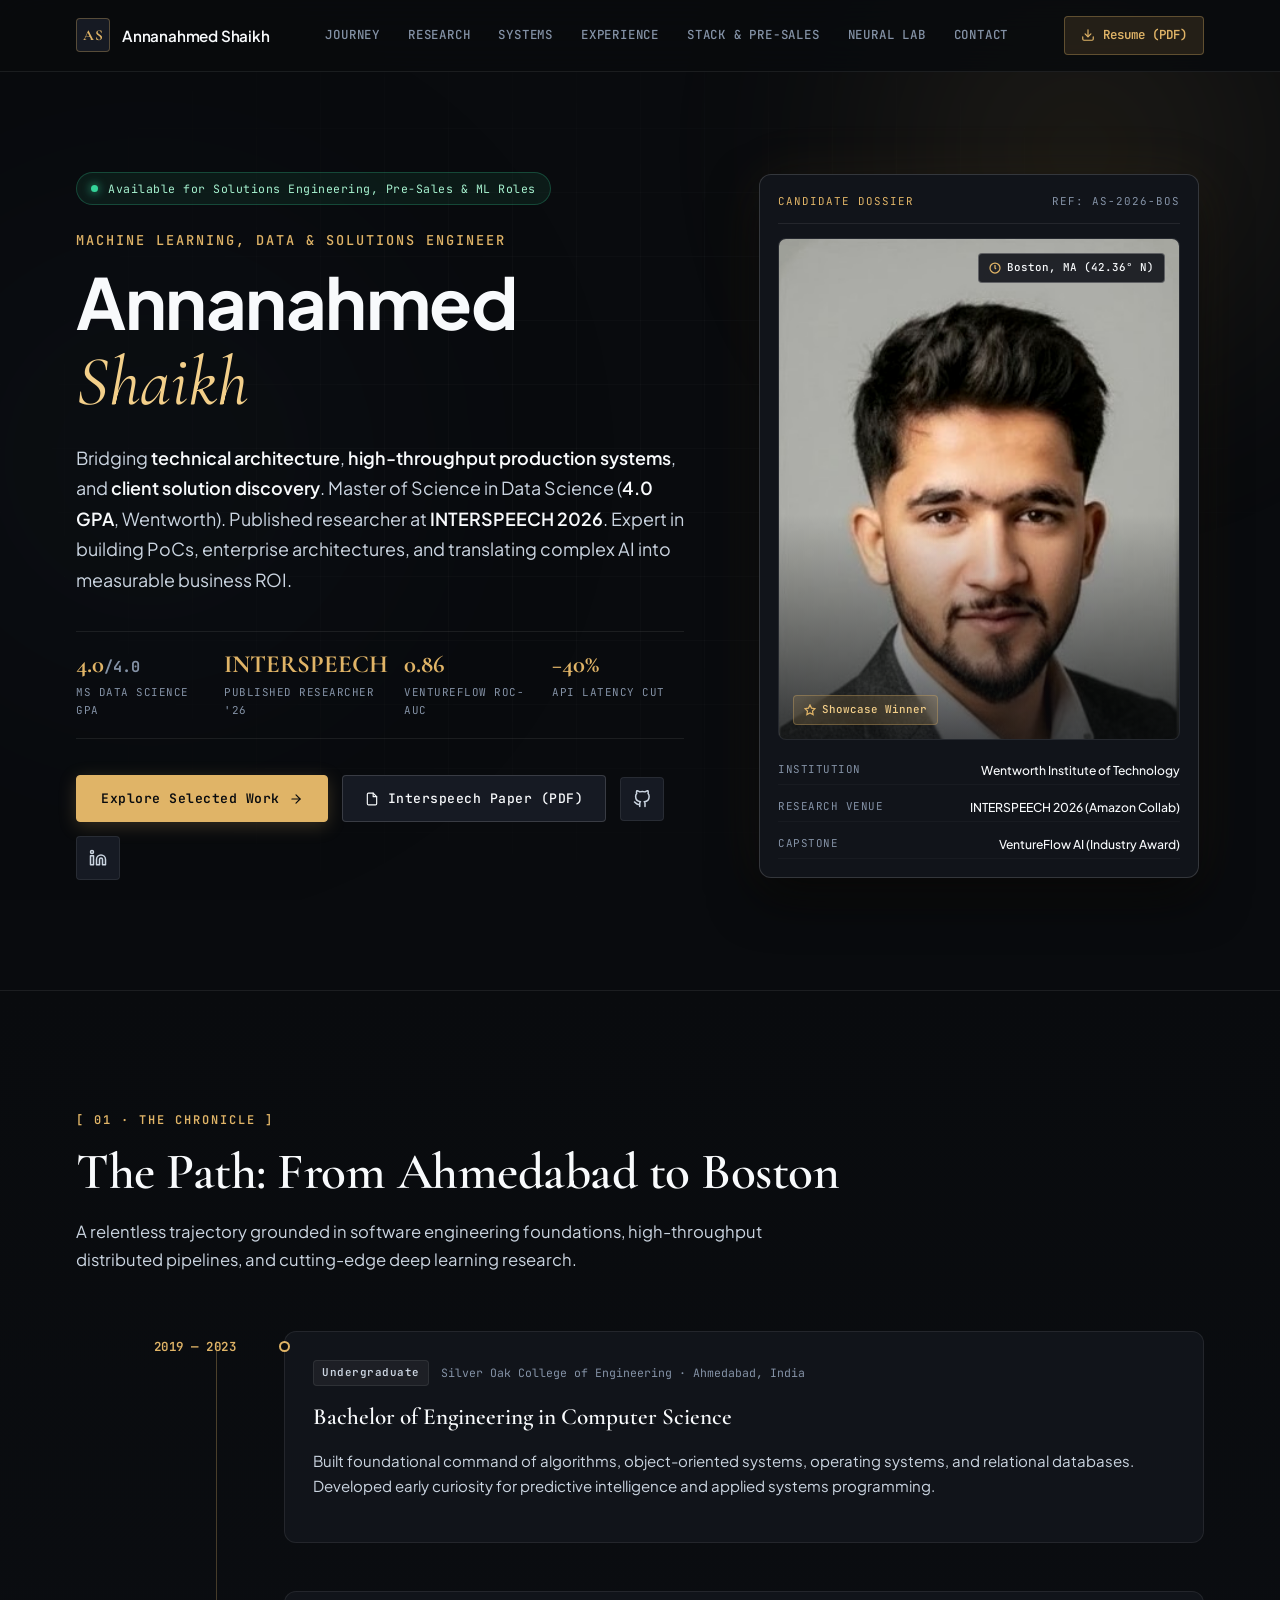
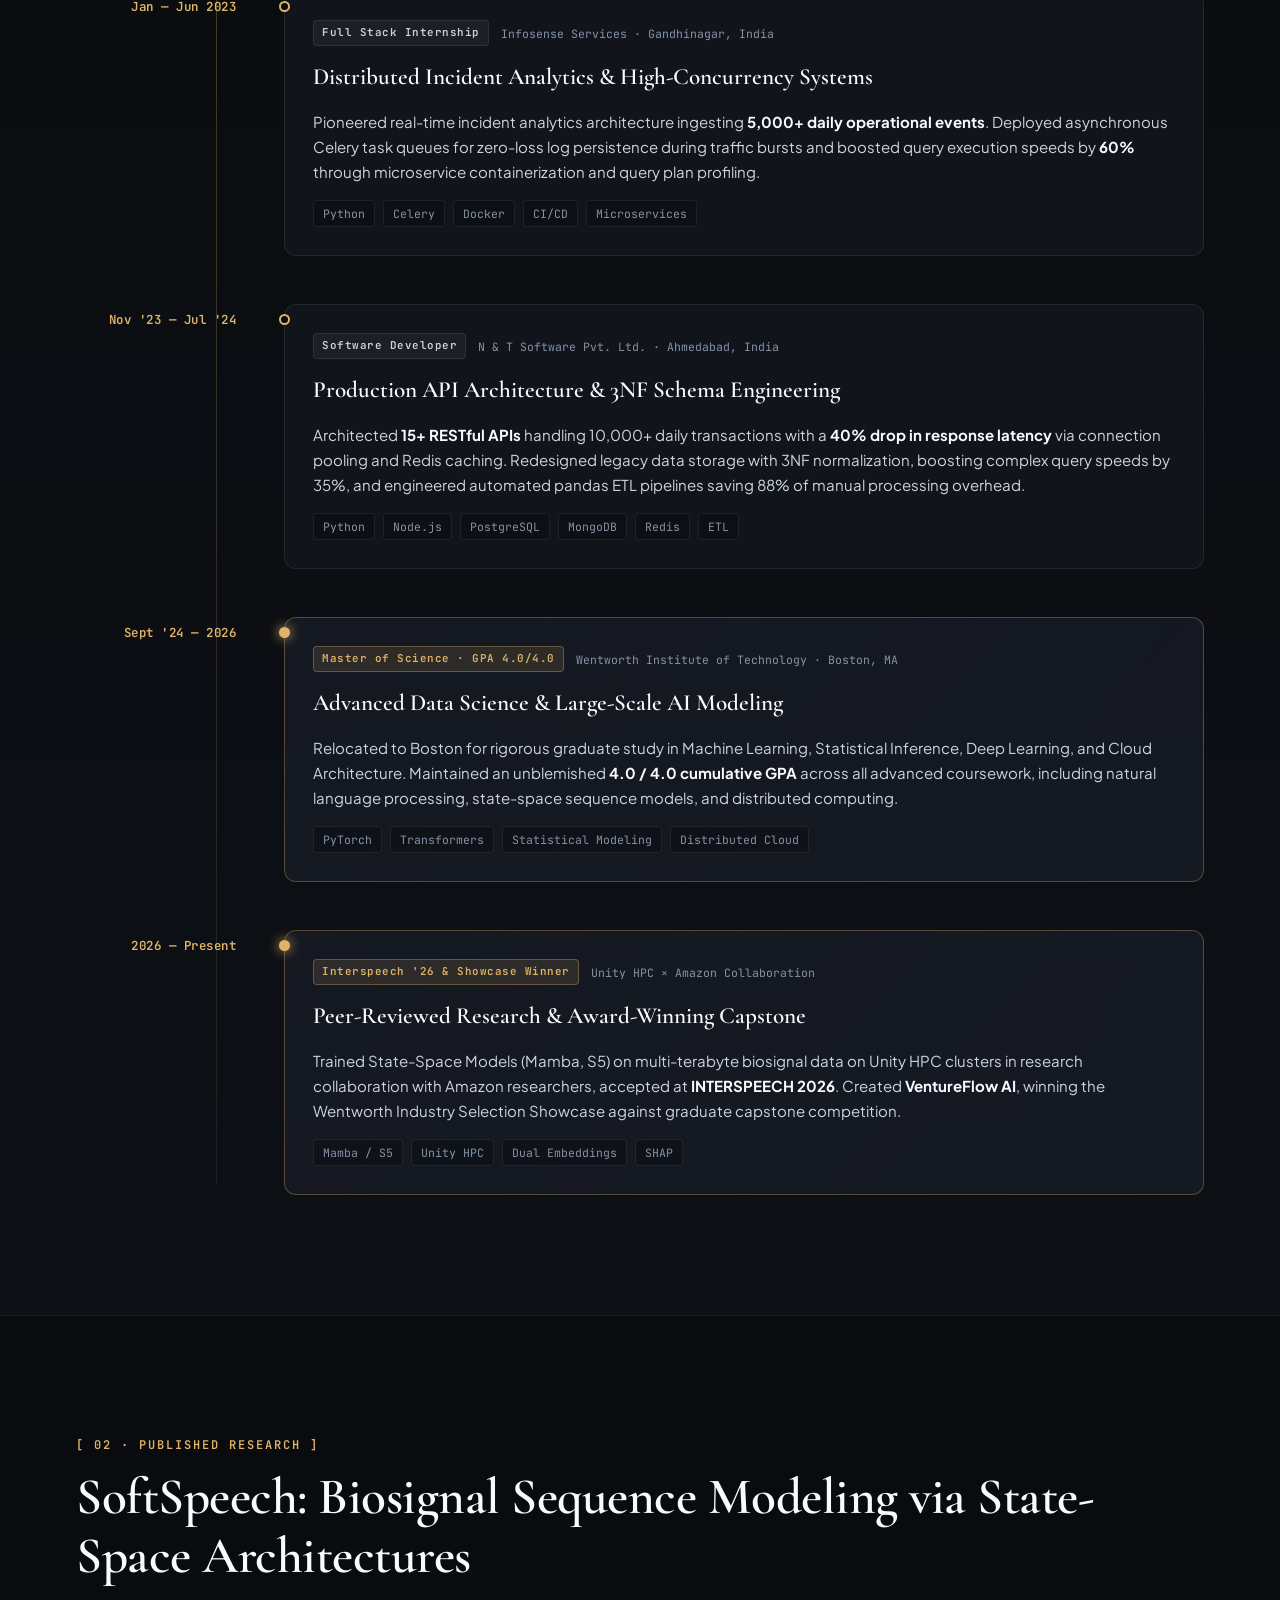
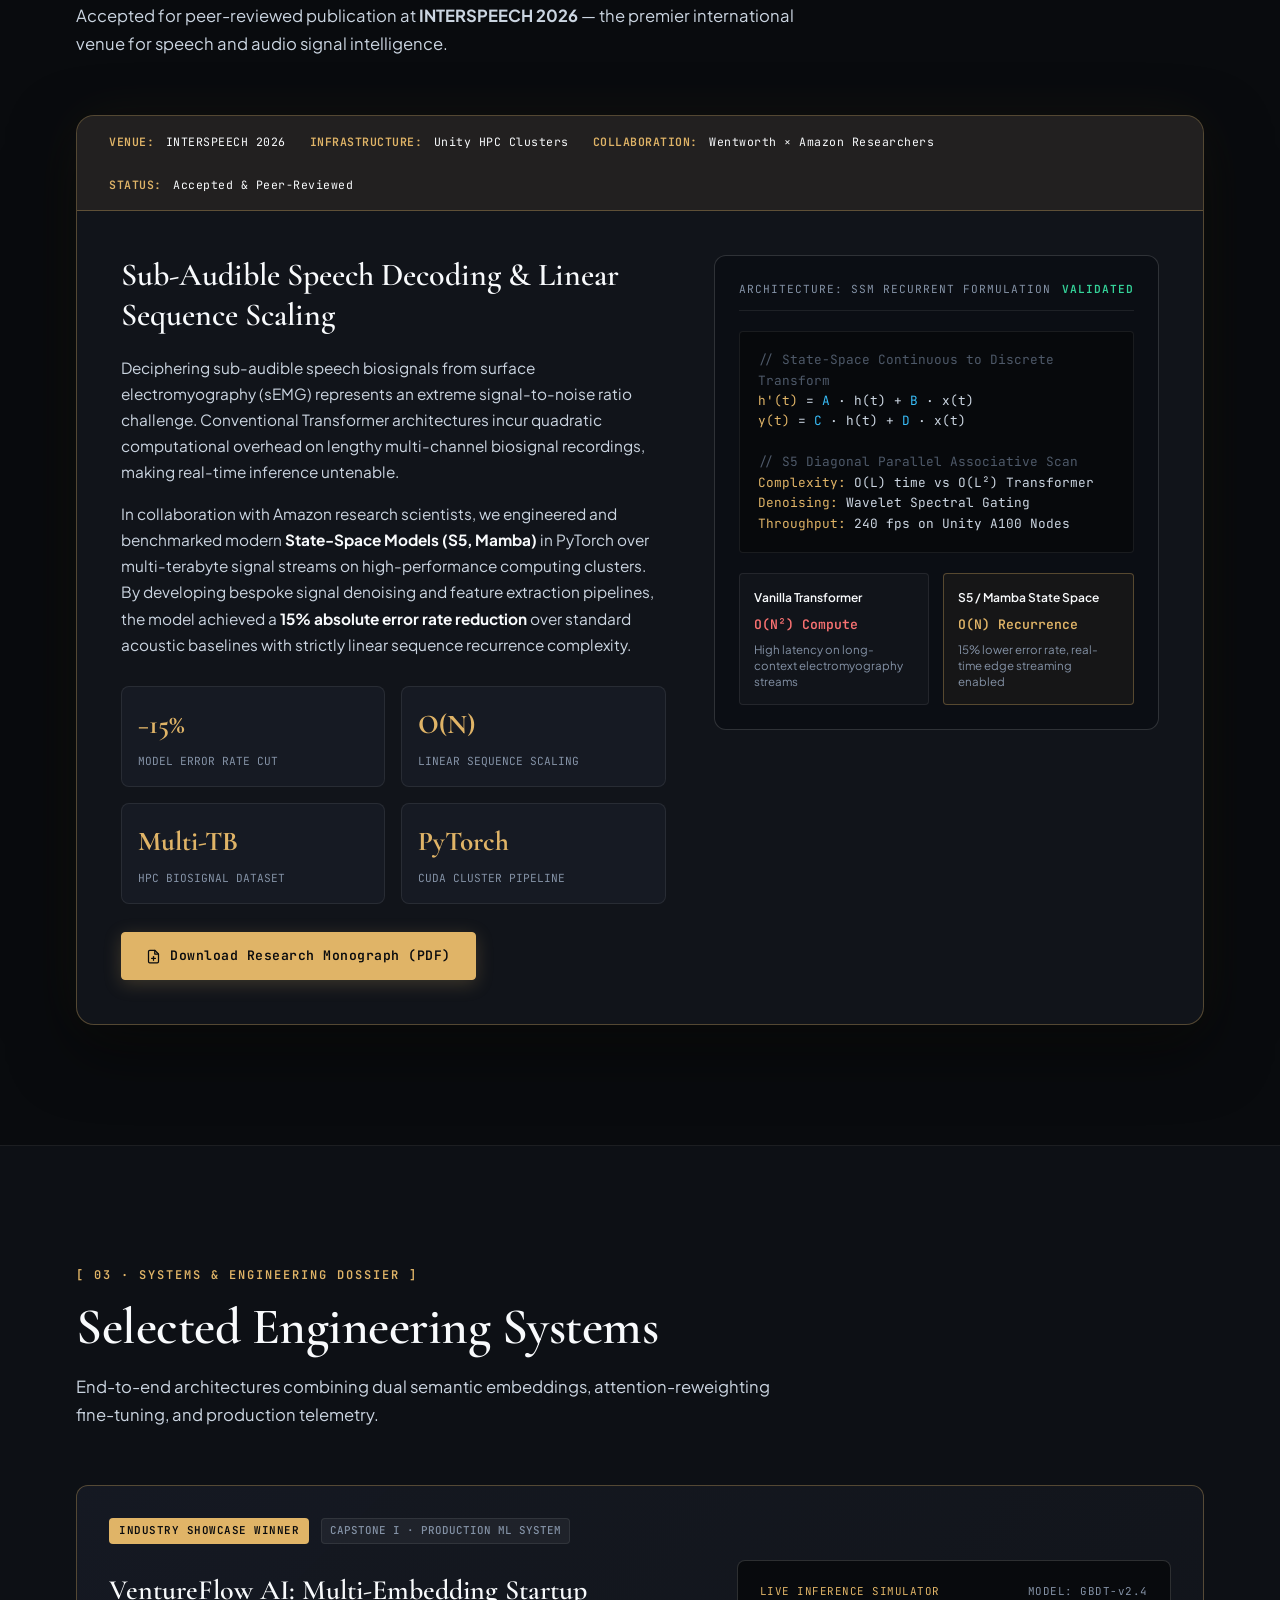
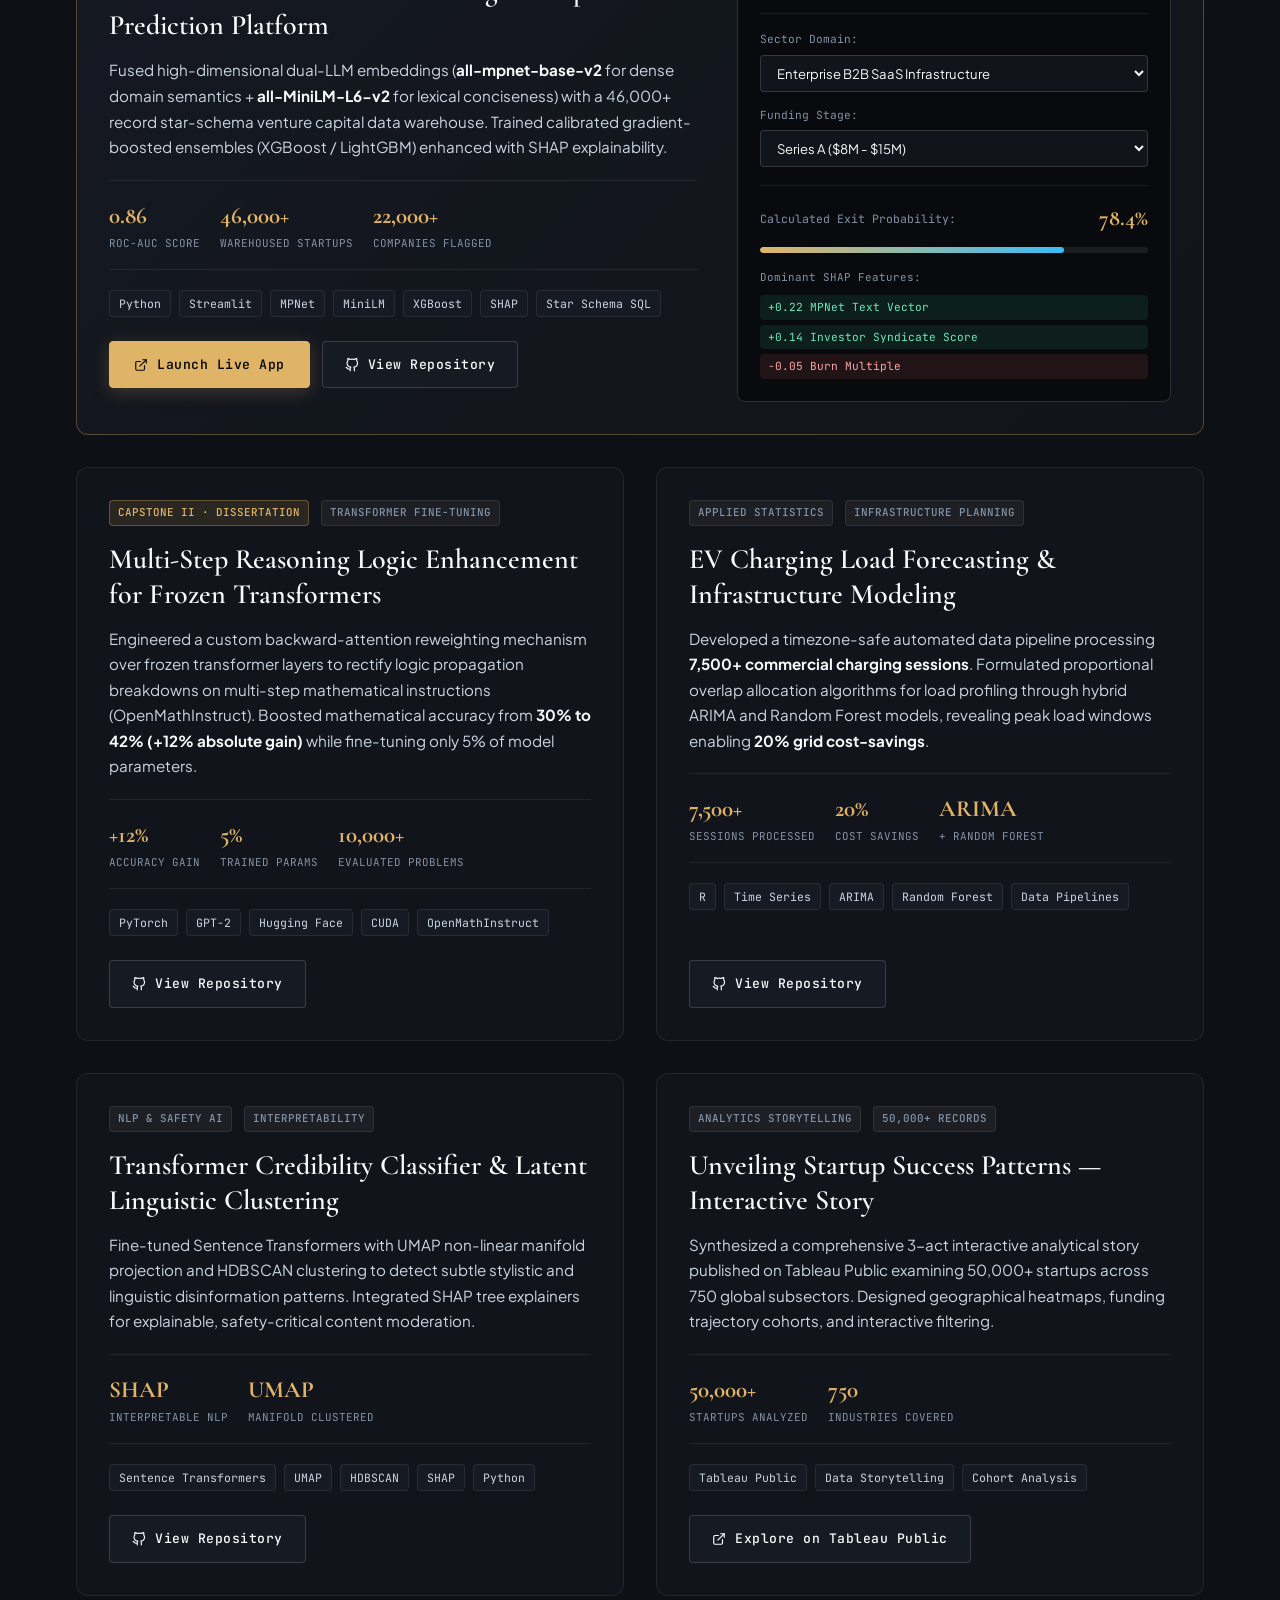
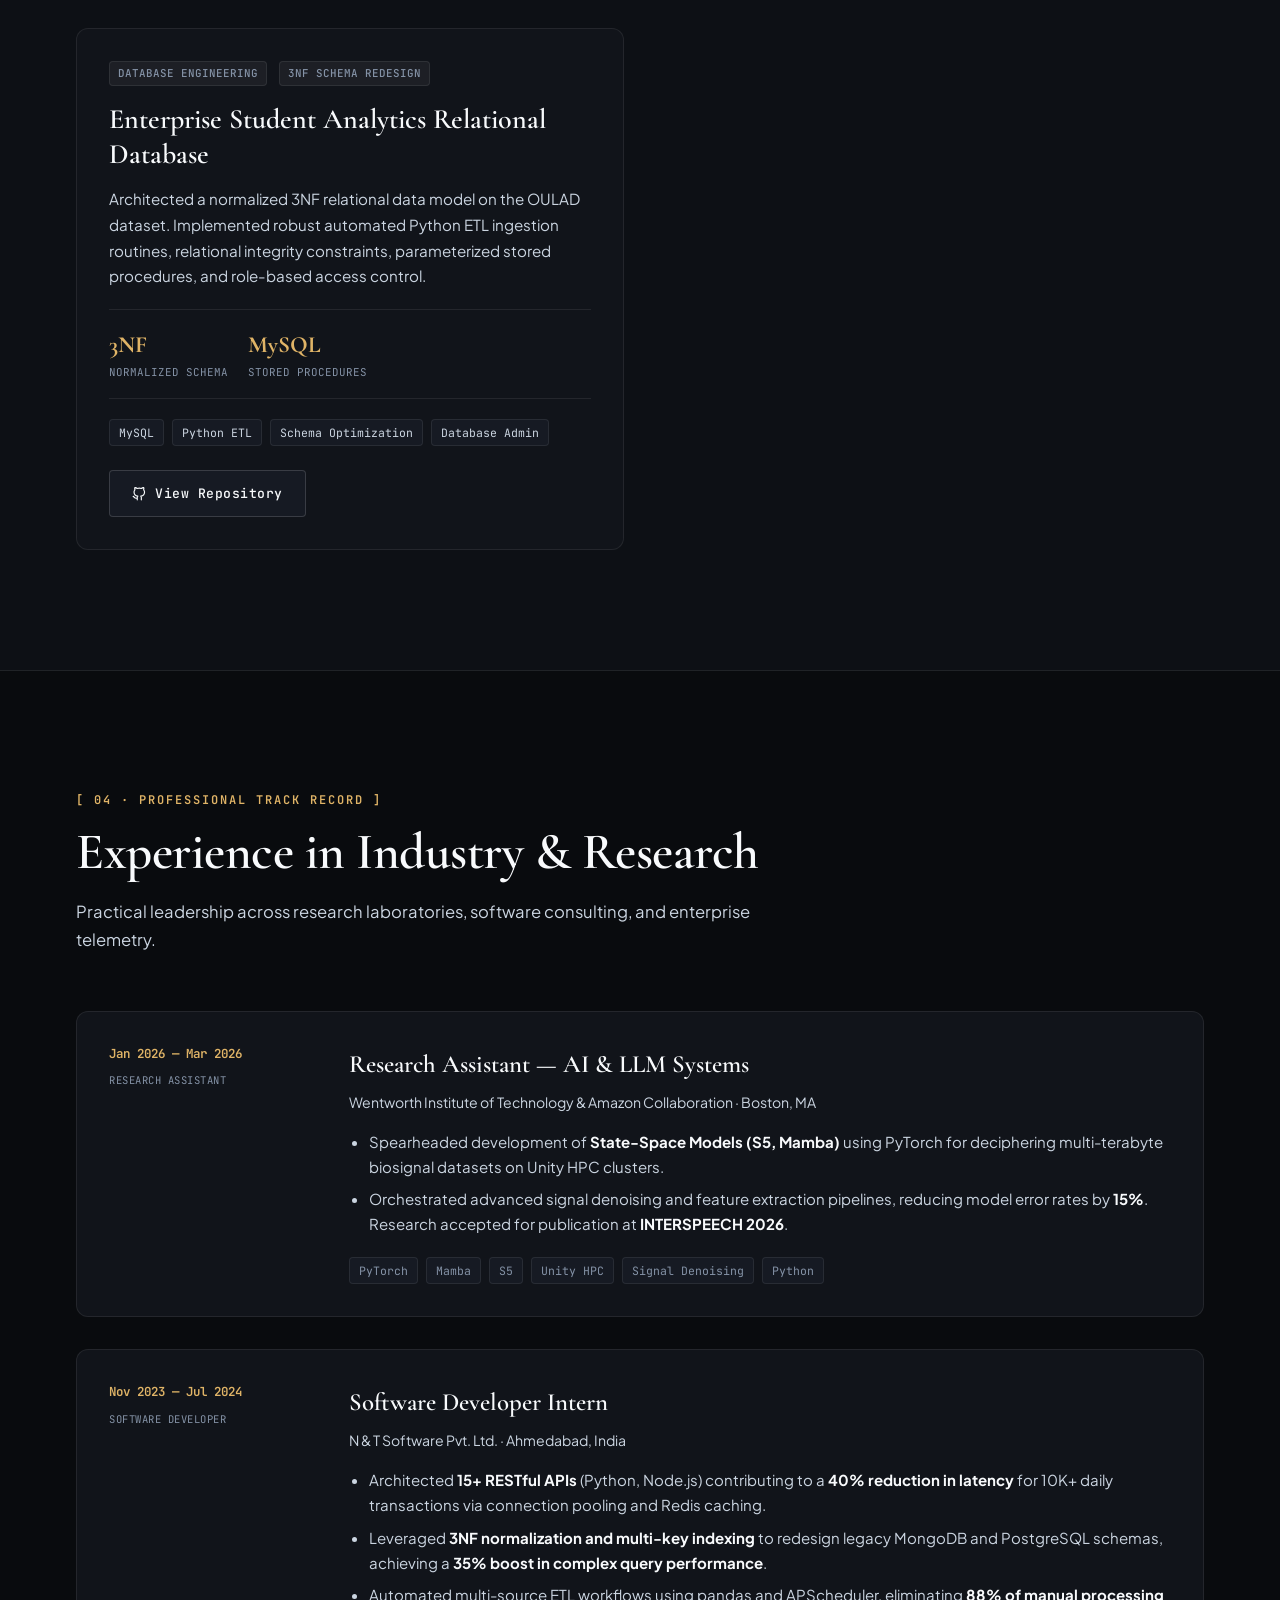
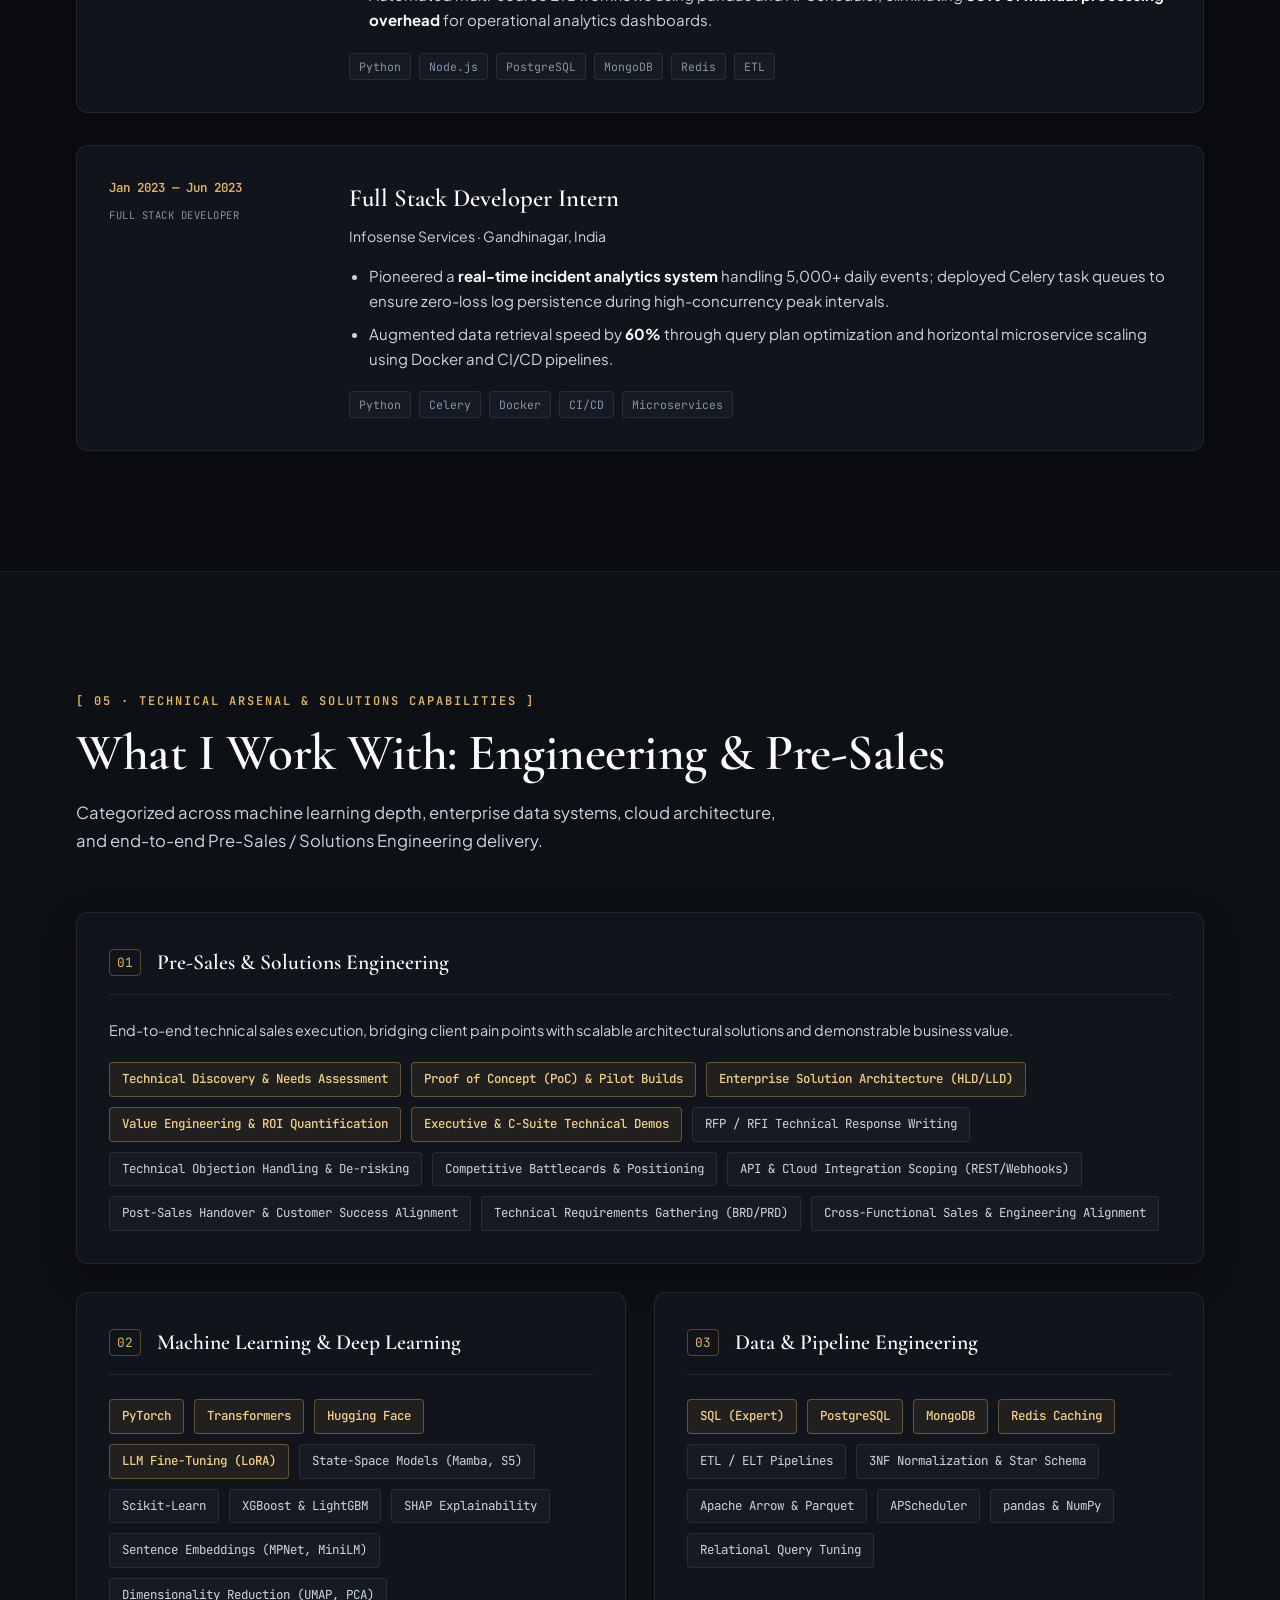
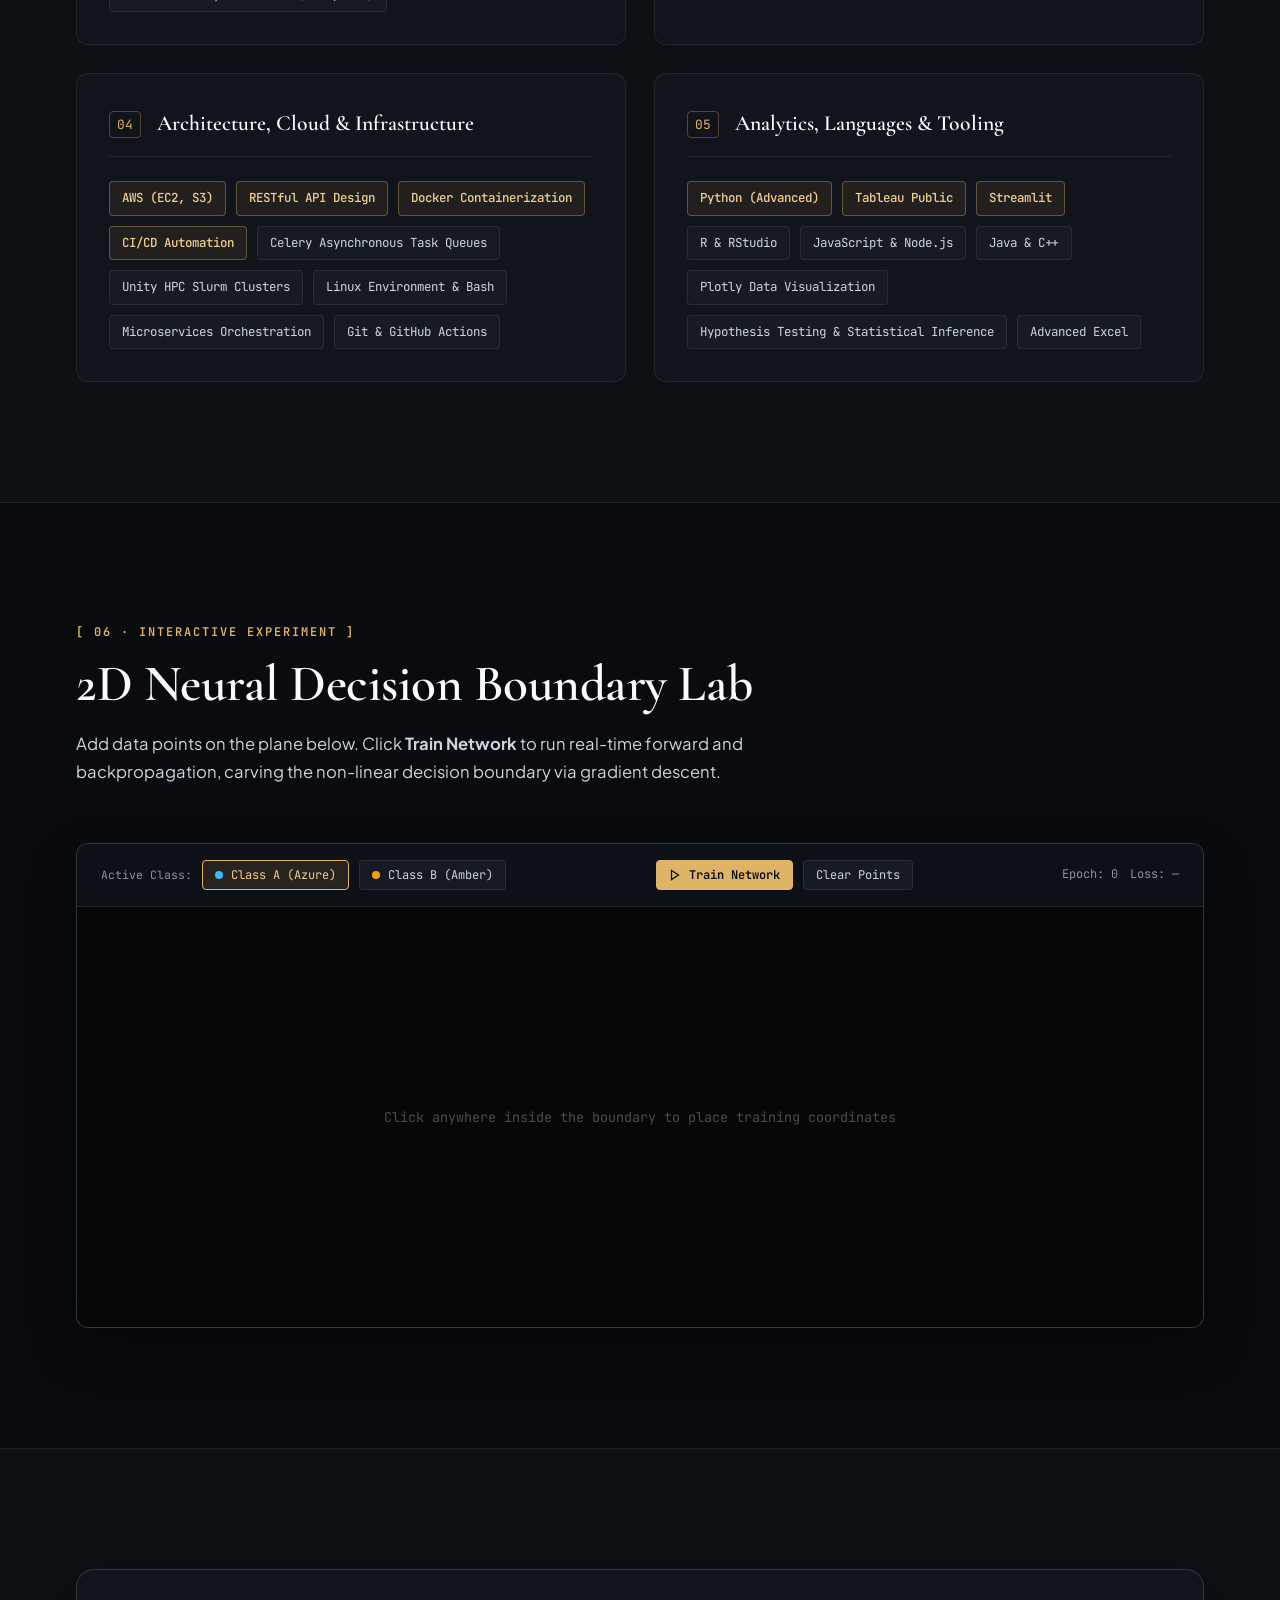
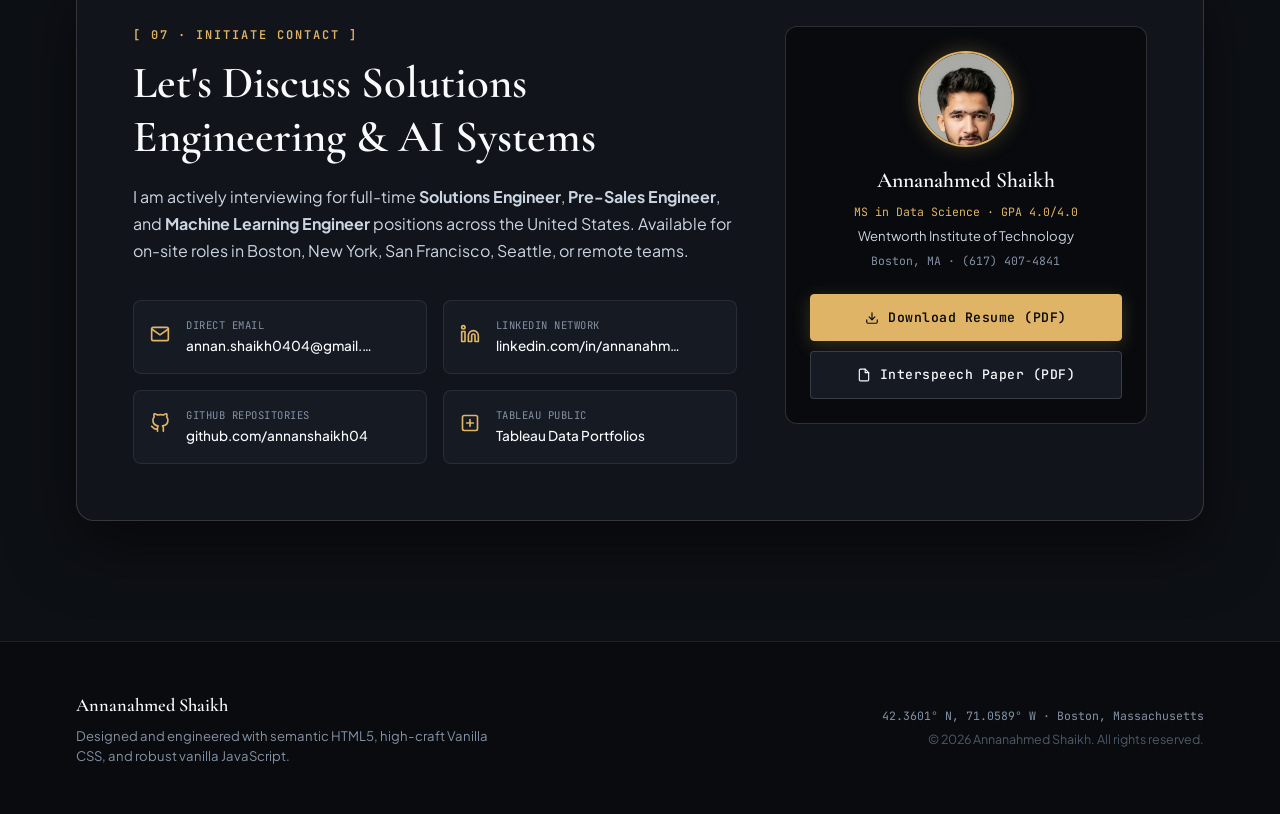
<file: index.html>
<!DOCTYPE html>
<html lang="en">
<head>
  <meta charset="UTF-8">
  <meta name="viewport" content="width=device-width, initial-scale=1.0">
  <title>Annanahmed Shaikh — ML, Data & Solutions Engineer | Interspeech 2026</title>
  <meta name="description" content="Portfolio of Annanahmed Shaikh — Machine Learning, Data Analytics & Solutions Engineer. MS in Data Science (4.0 GPA, Wentworth), Published Researcher at Interspeech 2026, Industry Showcase Winner. Boston, MA.">
  <meta name="author" content="Annanahmed Shaikh">
  <meta name="keywords" content="Annanahmed Shaikh, Solutions Engineer, Pre-Sales Engineer, Machine Learning Engineer, Data Scientist, Interspeech 2026, PyTorch, Mamba, Transformers, Boston, Wentworth, VentureFlow AI">

  <meta http-equiv="Cache-Control" content="no-cache, no-store, must-revalidate">
  <meta http-equiv="Pragma" content="no-cache">
  <meta http-equiv="Expires" content="0">

  <!-- Google Fonts: Editorial Serif + Clean Sans + Technical Mono -->
  <link rel="preconnect" href="https://fonts.googleapis.com">
  <link rel="preconnect" href="https://fonts.gstatic.com" crossorigin>
  <link href="https://fonts.googleapis.com/css2?family=Cormorant+Garamond:ital,wght@0,400;0,600;0,700;1,400;1,600&family=Plus+Jakarta+Sans:wght@300;400;500;600;700&family=JetBrains+Mono:wght@400;500;600&display=swap" rel="stylesheet">

  <link rel="stylesheet" href="styles.css?v=2.2">
  
  <!-- Clean Monogram SVG Favicon (No emojis, no rocket icon) -->
  <link rel="icon" type="image/svg+xml" href="data:image/svg+xml,%3Csvg xmlns='http://www.w3.org/2000/svg' viewBox='0 0 32 32'%3E%3Crect width='32' height='32' rx='6' fill='%23090b0e'/%3E%3Ctext x='50%25' y='55%25' dominant-baseline='middle' text-anchor='middle' font-family='sans-serif' font-weight='700' font-size='14' fill='%23e0b467'%3EAS%3C/text%3E%3C/svg%3E">
</head>
<body>

  <!-- Background Ambience -->
  <div class="site-ambient" aria-hidden="true">
    <div class="glow-orb orb-gold"></div>
    <div class="glow-orb orb-slate"></div>
    <div class="grid-overlay"></div>
  </div>

  <!-- Header / Navigation -->
  <header class="site-header" id="siteHeader">
    <div class="header-inner">
      <a href="#hero" class="brand-monogram" aria-label="Annanahmed Shaikh Home">
        <span class="mono-badge">AS</span>
        <span class="mono-name">Annanahmed Shaikh</span>
      </a>

      <nav class="nav-menu" id="navMenu">
        <a href="#journey" class="nav-item">Journey</a>
        <a href="#research" class="nav-item">Research</a>
        <a href="#projects" class="nav-item">Systems</a>
        <a href="#experience" class="nav-item">Experience</a>
        <a href="#skills" class="nav-item">Stack & Pre-Sales</a>
        <a href="#lab" class="nav-item">Neural Lab</a>
        <a href="#contact" class="nav-item">Contact</a>
      </nav>

      <div class="header-actions">
        <a href="Shaikh_Annanahmed_Resume.pdf" target="_blank" rel="noopener noreferrer" class="btn-header-resume">
          <svg class="icon-svg" width="14" height="14" viewBox="0 0 24 24" fill="none" stroke="currentColor" stroke-width="2" stroke-linecap="round" stroke-linejoin="round">
            <path d="M21 15v4a2 2 0 0 1-2 2H5a2 2 0 0 1-2-2v-4"/>
            <polyline points="7 10 12 15 17 10"/>
            <line x1="12" y1="15" x2="12" y2="3"/>
          </svg>
          <span>Resume (PDF)</span>
        </a>
        <button class="nav-toggle" id="navToggle" aria-label="Toggle navigation">
          <span></span><span></span><span></span>
        </button>
      </div>
    </div>
  </header>

  <main>
    <!-- ========================================================
         HERO SECTION: The Editorial Statement & Real Portrait
         ======================================================== -->
    <section class="section-hero" id="hero">
      <div class="container hero-container">
        
        <!-- Left: Editorial Narrative -->
        <div class="hero-dossier">
          <div class="hero-status-pill">
            <span class="status-indicator"></span>
            <span class="status-text">Available for Solutions Engineering, Pre-Sales & ML Roles</span>
          </div>

          <div class="hero-titles">
            <span class="hero-pretitle">Machine Learning, Data & Solutions Engineer</span>
            <h1 class="hero-headline">
              Annanahmed<br>
              <span class="headline-serif">Shaikh</span>
            </h1>
          </div>

          <p class="hero-thesis">
            Bridging <strong>technical architecture</strong>, <strong>high-throughput production systems</strong>, and <strong>client solution discovery</strong>. Master of Science in Data Science (<strong>4.0 GPA</strong>, Wentworth). Published researcher at <strong>INTERSPEECH 2026</strong>. Expert in building PoCs, enterprise architectures, and translating complex AI into measurable business ROI.
          </p>

          <!-- Key Metrics Strip -->
          <div class="hero-metrics-strip">
            <div class="metric-card">
              <span class="metric-number">4.0<span class="metric-unit">/4.0</span></span>
              <span class="metric-desc">MS Data Science GPA</span>
            </div>
            <div class="metric-card">
              <span class="metric-number">INTERSPEECH</span>
              <span class="metric-desc">Published Researcher '26</span>
            </div>
            <div class="metric-card">
              <span class="metric-number">0.86</span>
              <span class="metric-desc">VentureFlow ROC-AUC</span>
            </div>
            <div class="metric-card">
              <span class="metric-number">−40%</span>
              <span class="metric-desc">API Latency Cut</span>
            </div>
          </div>

          <div class="hero-cta-group">
            <a href="#projects" class="btn-primary">
              <span>Explore Selected Work</span>
              <svg class="icon-svg" width="14" height="14" viewBox="0 0 24 24" fill="none" stroke="currentColor" stroke-width="2" stroke-linecap="round" stroke-linejoin="round">
                <line x1="5" y1="12" x2="19" y2="12"></line>
                <polyline points="12 5 19 12 12 19"></polyline>
              </svg>
            </a>
            <a href="Softspeech_Interspeech_2026-12.pdf" target="_blank" rel="noopener noreferrer" class="btn-secondary">
              <svg class="icon-svg" width="14" height="14" viewBox="0 0 24 24" fill="none" stroke="currentColor" stroke-width="2" stroke-linecap="round" stroke-linejoin="round">
                <path d="M14 2H6a2 2 0 0 0-2 2v16a2 2 0 0 0 2 2h12a2 2 0 0 0 2-2V8z"></path>
                <polyline points="14 2 14 8 20 8"></polyline>
              </svg>
              <span>Interspeech Paper (PDF)</span>
            </a>
            <a href="https://github.com/annanshaikh04" target="_blank" rel="noopener noreferrer" class="btn-icon" aria-label="GitHub Profile">
              <svg class="icon-svg" width="18" height="18" viewBox="0 0 24 24" fill="none" stroke="currentColor" stroke-width="2" stroke-linecap="round" stroke-linejoin="round">
                <path d="M9 19c-5 1.5-5-2.5-7-3m14 6v-3.87a3.37 3.37 0 0 0-.94-2.61c3.14-.35 6.44-1.54 6.44-7A5.44 5.44 0 0 0 20 4.77 5.07 5.07 0 0 0 19.91 1S18.73.65 16 2.48a13.38 13.38 0 0 0-7 0C6.27.65 5.09 1 5.09 1A5.07 5.07 0 0 0 5 4.77a5.44 5.44 0 0 0-1.5 3.78c0 5.42 3.3 6.61 6.44 7A3.37 3.37 0 0 0 9 18.13V22"></path>
              </svg>
            </a>
            <a href="https://www.linkedin.com/in/annanahmed-shaikh" target="_blank" rel="noopener noreferrer" class="btn-icon" aria-label="LinkedIn Profile">
              <svg class="icon-svg" width="18" height="18" viewBox="0 0 24 24" fill="none" stroke="currentColor" stroke-width="2" stroke-linecap="round" stroke-linejoin="round">
                <path d="M16 8a6 6 0 0 1 6 6v7h-4v-7a2 2 0 0 0-2-2 2 2 0 0 0-2 2v7h-4v-7a6 6 0 0 1 6-6z"></path>
                <rect x="2" y="9" width="4" height="12"></rect>
                <circle cx="4" cy="4" r="2"></circle>
              </svg>
            </a>
          </div>

        </div>

        <!-- Right: The Authentic Portrait & Verified Credential Frame -->
        <div class="hero-portrait-stage">
          <div class="portrait-curator-card">
            
            <div class="portrait-header-tag">
              <span class="tag-label">CANDIDATE DOSSIER</span>
              <span class="tag-id">REF: AS-2026-BOS</span>
            </div>

            <div class="portrait-frame">
              <img src="photo.png" onerror="this.onerror=null;this.src='photo.jpg'" alt="Annanahmed Shaikh — Machine Learning, Data & Solutions Engineer" class="portrait-img" id="heroPhoto" loading="eager">
              <div class="portrait-gradient-wash"></div>
              
              <!-- Refined Hairline Micro-Badges -->
              <div class="micro-badge badge-top-right">
                <svg class="micro-icon" width="12" height="12" viewBox="0 0 24 24" fill="none" stroke="currentColor" stroke-width="2.5"><circle cx="12" cy="12" r="10"></circle><polyline points="12 6 12 12 14 14"></polyline></svg>
                <span>Boston, MA (42.36° N)</span>
              </div>

              <div class="micro-badge badge-bottom-left">
                <svg class="micro-icon" width="12" height="12" viewBox="0 0 24 24" fill="none" stroke="currentColor" stroke-width="2.5"><polygon points="12 2 15.09 8.26 22 9.27 17 14.14 18.18 21.02 12 17.77 5.82 21.02 7 14.14 2 9.27 8.91 8.26 12 2"></polygon></svg>
                <span>Showcase Winner</span>
              </div>
            </div>

            <!-- Authentic Dossier Information Block -->
            <div class="portrait-footer-info">
              <div class="curator-meta-row">
                <span class="curator-label">INSTITUTION</span>
                <span class="curator-val">Wentworth Institute of Technology</span>
              </div>
              <div class="curator-meta-row">
                <span class="curator-label">RESEARCH VENUE</span>
                <span class="curator-val">INTERSPEECH 2026 (Amazon Collab)</span>
              </div>
              <div class="curator-meta-row">
                <span class="curator-label">CAPSTONE</span>
                <span class="curator-val">VentureFlow AI (Industry Award)</span>
              </div>
            </div>

          </div>
        </div>

      </div>
    </section>

    <!-- ========================================================
         THE CHRONICLE: Authentic Journey & Milestones
         ======================================================== -->
    <section class="section-chronicle" id="journey">
      <div class="container">
        <div class="section-header-editorial">
          <div class="section-sub-label">[ 01 · THE CHRONICLE ]</div>
          <h2 class="section-main-title">The Path: From Ahmedabad to Boston</h2>
          <p class="section-lead-text">
            A relentless trajectory grounded in software engineering foundations, high-throughput distributed pipelines, and cutting-edge deep learning research.
          </p>
        </div>

        <div class="chronicle-timeline">

          <!-- Stage 1: 2019 - 2023 -->
          <div class="chronicle-node">
            <div class="chronicle-axis">
              <span class="chronicle-date">2019 — 2023</span>
              <div class="chronicle-dot"></div>
            </div>
            <div class="chronicle-dossier">
              <div class="node-meta">
                <span class="node-badge">Undergraduate</span>
                <span class="node-location">Silver Oak College of Engineering · Ahmedabad, India</span>
              </div>
              <h3 class="node-title">Bachelor of Engineering in Computer Science</h3>
              <p class="node-summary">
                Built foundational command of algorithms, object-oriented systems, operating systems, and relational databases. Developed early curiosity for predictive intelligence and applied systems programming.
              </p>
            </div>
          </div>

          <!-- Stage 2: Jan 2023 - Jun 2023 -->
          <div class="chronicle-node">
            <div class="chronicle-axis">
              <span class="chronicle-date">Jan — Jun 2023</span>
              <div class="chronicle-dot"></div>
            </div>
            <div class="chronicle-dossier">
              <div class="node-meta">
                <span class="node-badge">Full Stack Internship</span>
                <span class="node-location">Infosense Services · Gandhinagar, India</span>
              </div>
              <h3 class="node-title">Distributed Incident Analytics & High-Concurrency Systems</h3>
              <p class="node-summary">
                Pioneered real-time incident analytics architecture ingesting <strong>5,000+ daily operational events</strong>. Deployed asynchronous Celery task queues for zero-loss log persistence during traffic bursts and boosted query execution speeds by <strong>60%</strong> through microservice containerization and query plan profiling.
              </p>
              <div class="node-tags">
                <span>Python</span><span>Celery</span><span>Docker</span><span>CI/CD</span><span>Microservices</span>
              </div>
            </div>
          </div>

          <!-- Stage 3: Nov 2023 - Jul 2024 -->
          <div class="chronicle-node">
            <div class="chronicle-axis">
              <span class="chronicle-date">Nov '23 — Jul '24</span>
              <div class="chronicle-dot"></div>
            </div>
            <div class="chronicle-dossier">
              <div class="node-meta">
                <span class="node-badge">Software Developer</span>
                <span class="node-location">N & T Software Pvt. Ltd. · Ahmedabad, India</span>
              </div>
              <h3 class="node-title">Production API Architecture & 3NF Schema Engineering</h3>
              <p class="node-summary">
                Architected <strong>15+ RESTful APIs</strong> handling 10,000+ daily transactions with a <strong>40% drop in response latency</strong> via connection pooling and Redis caching. Redesigned legacy data storage with 3NF normalization, boosting complex query speeds by 35%, and engineered automated pandas ETL pipelines saving 88% of manual processing overhead.
              </p>
              <div class="node-tags">
                <span>Python</span><span>Node.js</span><span>PostgreSQL</span><span>MongoDB</span><span>Redis</span><span>ETL</span>
              </div>
            </div>
          </div>

          <!-- Stage 4: Sept 2024 - Apr 2026 -->
          <div class="chronicle-node highlight-node">
            <div class="chronicle-axis">
              <span class="chronicle-date">Sept '24 — 2026</span>
              <div class="chronicle-dot pulse-dot"></div>
            </div>
            <div class="chronicle-dossier featured-dossier">
              <div class="node-meta">
                <span class="node-badge badge-gold">Master of Science · GPA 4.0/4.0</span>
                <span class="node-location">Wentworth Institute of Technology · Boston, MA</span>
              </div>
              <h3 class="node-title">Advanced Data Science & Large-Scale AI Modeling</h3>
              <p class="node-summary">
                Relocated to Boston for rigorous graduate study in Machine Learning, Statistical Inference, Deep Learning, and Cloud Architecture. Maintained an unblemished <strong>4.0 / 4.0 cumulative GPA</strong> across all advanced coursework, including natural language processing, state-space sequence models, and distributed computing.
              </p>
              <div class="node-tags">
                <span>PyTorch</span><span>Transformers</span><span>Statistical Modeling</span><span>Distributed Cloud</span>
              </div>
            </div>
          </div>

          <!-- Stage 5: 2026 Research & Capstone -->
          <div class="chronicle-node highlight-node">
            <div class="chronicle-axis">
              <span class="chronicle-date">2026 — Present</span>
              <div class="chronicle-dot pulse-dot"></div>
            </div>
            <div class="chronicle-dossier featured-dossier">
              <div class="node-meta">
                <span class="node-badge badge-gold">Interspeech '26 & Showcase Winner</span>
                <span class="node-location">Unity HPC × Amazon Collaboration</span>
              </div>
              <h3 class="node-title">Peer-Reviewed Research & Award-Winning Capstone</h3>
              <p class="node-summary">
                Trained State-Space Models (Mamba, S5) on multi-terabyte biosignal data on Unity HPC clusters in research collaboration with Amazon researchers, accepted at <strong>INTERSPEECH 2026</strong>. Created <strong>VentureFlow AI</strong>, winning the Wentworth Industry Selection Showcase against graduate capstone competition.
              </p>
              <div class="node-tags">
                <span>Mamba / S5</span><span>Unity HPC</span><span>Dual Embeddings</span><span>SHAP</span>
              </div>
            </div>
          </div>

        </div>
      </div>
    </section>

    <!-- ========================================================
         RESEARCH SECTION: Interspeech 2026 SoftSpeech
         ======================================================== -->
    <section class="section-research" id="research">
      <div class="container">
        <div class="section-header-editorial">
          <div class="section-sub-label">[ 02 · PUBLISHED RESEARCH ]</div>
          <h2 class="section-main-title">SoftSpeech: Biosignal Sequence Modeling via State-Space Architectures</h2>
          <p class="section-lead-text">
            Accepted for peer-reviewed publication at <strong>INTERSPEECH 2026</strong> — the premier international venue for speech and audio signal intelligence.
          </p>
        </div>

        <div class="research-monograph-card">
          <div class="monograph-meta-bar">
            <div class="meta-tag"><span class="label">VENUE:</span> INTERSPEECH 2026</div>
            <div class="meta-tag"><span class="label">INFRASTRUCTURE:</span> Unity HPC Clusters</div>
            <div class="meta-tag"><span class="label">COLLABORATION:</span> Wentworth × Amazon Researchers</div>
            <div class="meta-tag"><span class="label">STATUS:</span> Accepted & Peer-Reviewed</div>
          </div>

          <div class="monograph-grid">
            <div class="monograph-narrative">
              <h3 class="monograph-heading">Sub-Audible Speech Decoding & Linear Sequence Scaling</h3>
              <p>
                Deciphering sub-audible speech biosignals from surface electromyography (sEMG) represents an extreme signal-to-noise ratio challenge. Conventional Transformer architectures incur quadratic computational overhead on lengthy multi-channel biosignal recordings, making real-time inference untenable.
              </p>
              <p>
                In collaboration with Amazon research scientists, we engineered and benchmarked modern <strong>State-Space Models (S5, Mamba)</strong> in PyTorch over multi-terabyte signal streams on high-performance computing clusters. By developing bespoke signal denoising and feature extraction pipelines, the model achieved a <strong>15% absolute error rate reduction</strong> over standard acoustic baselines with strictly linear sequence recurrence complexity.
              </p>

              <div class="research-highlights-grid">
                <div class="rh-box">
                  <span class="rh-num">−15%</span>
                  <span class="rh-label">Model Error Rate Cut</span>
                </div>
                <div class="rh-box">
                  <span class="rh-num">O(N)</span>
                  <span class="rh-label">Linear Sequence Scaling</span>
                </div>
                <div class="rh-box">
                  <span class="rh-num">Multi-TB</span>
                  <span class="rh-label">HPC Biosignal Dataset</span>
                </div>
                <div class="rh-box">
                  <span class="rh-num">PyTorch</span>
                  <span class="rh-label">CUDA Cluster Pipeline</span>
                </div>
              </div>

              <div class="monograph-actions">
                <a href="Softspeech_Interspeech_2026-12.pdf" target="_blank" rel="noopener noreferrer" class="btn-primary">
                  <svg class="icon-svg" width="15" height="15" viewBox="0 0 24 24" fill="none" stroke="currentColor" stroke-width="2" stroke-linecap="round" stroke-linejoin="round">
                    <path d="M14 2H6a2 2 0 0 0-2 2v16a2 2 0 0 0 2 2h12a2 2 0 0 0 2-2V8z"></path>
                    <polyline points="14 2 14 8 20 8"></polyline>
                    <line x1="12" y1="18" x2="12" y2="12"></line>
                    <line x1="9" y1="15" x2="15" y2="15"></line>
                  </svg>
                  <span>Download Research Monograph (PDF)</span>
                </a>
              </div>
            </div>

            <!-- Architectural Blueprint Box -->
            <div class="monograph-diagram">
              <div class="blueprint-frame">
                <div class="blueprint-header">
                  <span>ARCHITECTURE: SSM RECURRENT FORMULATION</span>
                  <span class="status-live">VALIDATED</span>
                </div>

                <div class="blueprint-code">
                  <span class="code-comment">// State-Space Continuous to Discrete Transform</span><br>
                  <span class="code-kw">h'(t)</span> = <span class="code-var">A</span> · h(t) + <span class="code-var">B</span> · x(t)<br>
                  <span class="code-kw">y(t)</span>  = <span class="code-var">C</span> · h(t) + <span class="code-var">D</span> · x(t)<br><br>
                  <span class="code-comment">// S5 Diagonal Parallel Associative Scan</span><br>
                  <span class="code-kw">Complexity:</span> O(L) time vs O(L²) Transformer<br>
                  <span class="code-kw">Denoising:</span> Wavelet Spectral Gating<br>
                  <span class="code-kw">Throughput:</span> 240 fps on Unity A100 Nodes
                </div>

                <div class="blueprint-comparison">
                  <div class="comp-col">
                    <span class="comp-title">Vanilla Transformer</span>
                    <span class="comp-stat bad">O(N²) Compute</span>
                    <span class="comp-desc">High latency on long-context electromyography streams</span>
                  </div>
                  <div class="comp-col highlight">
                    <span class="comp-title">S5 / Mamba State Space</span>
                    <span class="comp-stat good">O(N) Recurrence</span>
                    <span class="comp-desc">15% lower error rate, real-time edge streaming enabled</span>
                  </div>
                </div>

              </div>
            </div>
          </div>

        </div>
      </div>
    </section>

    <!-- ========================================================
         SYSTEMS DOSSIER: Selected Machine Learning & Data Projects
         ======================================================== -->
    <section class="section-systems" id="projects">
      <div class="container">
        <div class="section-header-editorial">
          <div class="section-sub-label">[ 03 · SYSTEMS & ENGINEERING DOSSIER ]</div>
          <h2 class="section-main-title">Selected Engineering Systems</h2>
          <p class="section-lead-text">
            End-to-end architectures combining dual semantic embeddings, attention-reweighting fine-tuning, and production telemetry.
          </p>
        </div>

        <div class="systems-grid">

          <!-- PROJECT 1: VENTUREFLOW AI (FEATURED FLAGSHIP) -->
          <article class="system-card featured-system">
            <div class="system-meta-header">
              <span class="badge-award">INDUSTRY SHOWCASE WINNER</span>
              <span class="badge-type">CAPSTONE I · PRODUCTION ML SYSTEM</span>
            </div>

            <div class="system-content-split">
              <div class="system-details">
                <h3 class="system-title">VentureFlow AI: Multi-Embedding Startup Prediction Platform</h3>
                <p class="system-abstract">
                  Fused high-dimensional dual-LLM embeddings (<strong>all-mpnet-base-v2</strong> for dense domain semantics + <strong>all-MiniLM-L6-v2</strong> for lexical conciseness) with a 46,000+ record star-schema venture capital data warehouse. Trained calibrated gradient-boosted ensembles (XGBoost / LightGBM) enhanced with SHAP explainability.
                </p>

                <div class="system-metrics-inline">
                  <div class="smi-item">
                    <span class="smi-val">0.86</span>
                    <span class="smi-lab">ROC-AUC Score</span>
                  </div>
                  <div class="smi-item">
                    <span class="smi-val">46,000+</span>
                    <span class="smi-lab">Warehoused Startups</span>
                  </div>
                  <div class="smi-item">
                    <span class="smi-val">22,000+</span>
                    <span class="smi-lab">Companies Flagged</span>
                  </div>
                </div>

                <div class="system-tech-stack">
                  <span>Python</span><span>Streamlit</span><span>MPNet</span><span>MiniLM</span><span>XGBoost</span><span>SHAP</span><span>Star Schema SQL</span>
                </div>

                <div class="system-links">
                  <a href="https://ventureflow-ai.streamlit.app/" target="_blank" rel="noopener noreferrer" class="btn-primary">
                    <svg class="icon-svg" width="14" height="14" viewBox="0 0 24 24" fill="none" stroke="currentColor" stroke-width="2" stroke-linecap="round" stroke-linejoin="round">
                      <path d="M18 13v6a2 2 0 0 1-2 2H5a2 2 0 0 1-2-2V8a2 2 0 0 1 2-2h6"></path>
                      <polyline points="15 3 21 3 21 9"></polyline>
                      <line x1="10" y1="14" x2="21" y2="3"></line>
                    </svg>
                    <span>Launch Live App</span>
                  </a>
                  <a href="https://github.com/annanshaikh04/Data-6950_Capstone_Project" target="_blank" rel="noopener noreferrer" class="btn-secondary">
                    <svg class="icon-svg" width="14" height="14" viewBox="0 0 24 24" fill="none" stroke="currentColor" stroke-width="2" stroke-linecap="round" stroke-linejoin="round">
                      <path d="M9 19c-5 1.5-5-2.5-7-3m14 6v-3.87a3.37 3.37 0 0 0-.94-2.61c3.14-.35 6.44-1.54 6.44-7A5.44 5.44 0 0 0 20 4.77 5.07 5.07 0 0 0 19.91 1S18.73.65 16 2.48a13.38 13.38 0 0 0-7 0C6.27.65 5.09 1 5.09 1A5.07 5.07 0 0 0 5 4.77a5.44 5.44 0 0 0-1.5 3.78c0 5.42 3.3 6.61 6.44 7A3.37 3.37 0 0 0 9 18.13V22"></path>
                    </svg>
                    <span>View Repository</span>
                  </a>
                </div>
              </div>

              <!-- Interactive Simulator / Architecture Widget -->
              <div class="system-visual-box">
                <div class="interactive-simulator-card">
                  <div class="sim-header">
                    <span class="sim-title">LIVE INFERENCE SIMULATOR</span>
                    <span class="sim-status">MODEL: GBDT-v2.4</span>
                  </div>
                  <div class="sim-body">
                    <div class="sim-control-row">
                      <label for="sectorSelect">Sector Domain:</label>
                      <select id="sectorSelect" class="sim-select">
                        <option value="fintech">Fintech & Decentralized Ledger</option>
                        <option value="health">AI Biosignals & Health Diagnostics</option>
                        <option value="enterprise" selected>Enterprise B2B SaaS Infrastructure</option>
                        <option value="climate">Clean Energy & EV Fleet Optimization</option>
                      </select>
                    </div>
                    <div class="sim-control-row">
                      <label for="fundingRound">Funding Stage:</label>
                      <select id="fundingRound" class="sim-select">
                        <option value="seed">Seed ($1.5M - $3M)</option>
                        <option value="seriesA" selected>Series A ($8M - $15M)</option>
                        <option value="seriesB">Series B ($25M+)</option>
                      </select>
                    </div>

                    <div class="sim-output-box">
                      <div class="sim-metric-row">
                        <span class="sim-lab">Calculated Exit Probability:</span>
                        <span class="sim-val" id="simProb">78.4%</span>
                      </div>
                      <div class="sim-bar-track">
                        <div class="sim-bar-fill" id="simBar" style="width: 78.4%;"></div>
                      </div>
                      <div class="sim-shap-explanation">
                        <span class="shap-title">Dominant SHAP Features:</span>
                        <div class="shap-tags" id="simShap">
                          <span class="shap-tag pos">+0.22 MPNet Text Vector</span>
                          <span class="shap-tag pos">+0.14 Investor Syndicate Score</span>
                          <span class="shap-tag neg">-0.05 Burn Multiple</span>
                        </div>
                      </div>
                    </div>
                  </div>
                </div>
              </div>
            </div>
          </article>

          <!-- PROJECT 2: MULTI-STEP REASONING GPT-2 (DISSERTATION) -->
          <article class="system-card">
            <div class="system-meta-header">
              <span class="badge-research">CAPSTONE II · DISSERTATION</span>
              <span class="badge-type">TRANSFORMER FINE-TUNING</span>
            </div>
            <h3 class="system-title">Multi-Step Reasoning Logic Enhancement for Frozen Transformers</h3>
            <p class="system-abstract">
              Engineered a custom backward-attention reweighting mechanism over frozen transformer layers to rectify logic propagation breakdowns on multi-step mathematical instructions (OpenMathInstruct). Boosted mathematical accuracy from <strong>30% to 42% (+12% absolute gain)</strong> while fine-tuning only 5% of model parameters.
            </p>
            <div class="system-metrics-inline">
              <div class="smi-item">
                <span class="smi-val">+12%</span>
                <span class="smi-lab">Accuracy Gain</span>
              </div>
              <div class="smi-item">
                <span class="smi-val">5%</span>
                <span class="smi-lab">Trained Params</span>
              </div>
              <div class="smi-item">
                <span class="smi-val">10,000+</span>
                <span class="smi-lab">Evaluated Problems</span>
              </div>
            </div>
            <div class="system-tech-stack">
              <span>PyTorch</span><span>GPT-2</span><span>Hugging Face</span><span>CUDA</span><span>OpenMathInstruct</span>
            </div>
            <div class="system-links">
              <a href="https://github.com/annanshaikh04/DATA-6300-Major-Project" target="_blank" rel="noopener noreferrer" class="btn-secondary">
                <svg class="icon-svg" width="14" height="14" viewBox="0 0 24 24" fill="none" stroke="currentColor" stroke-width="2" stroke-linecap="round" stroke-linejoin="round"><path d="M9 19c-5 1.5-5-2.5-7-3m14 6v-3.87a3.37 3.37 0 0 0-.94-2.61c3.14-.35 6.44-1.54 6.44-7A5.44 5.44 0 0 0 20 4.77 5.07 5.07 0 0 0 19.91 1S18.73.65 16 2.48a13.38 13.38 0 0 0-7 0C6.27.65 5.09 1 5.09 1A5.07 5.07 0 0 0 5 4.77a5.44 5.44 0 0 0-1.5 3.78c0 5.42 3.3 6.61 6.44 7A3.37 3.37 0 0 0 9 18.13V22"></path></svg>
                <span>View Repository</span>
              </a>
            </div>
          </article>

          <!-- PROJECT 3: EV CHARGING LOAD FORECASTING -->
          <article class="system-card">
            <div class="system-meta-header">
              <span class="badge-type">APPLIED STATISTICS</span>
              <span class="badge-type">INFRASTRUCTURE PLANNING</span>
            </div>
            <h3 class="system-title">EV Charging Load Forecasting & Infrastructure Modeling</h3>
            <p class="system-abstract">
              Developed a timezone-safe automated data pipeline processing <strong>7,500+ commercial charging sessions</strong>. Formulated proportional overlap allocation algorithms for load profiling through hybrid ARIMA and Random Forest models, revealing peak load windows enabling <strong>20% grid cost-savings</strong>.
            </p>
            <div class="system-metrics-inline">
              <div class="smi-item">
                <span class="smi-val">7,500+</span>
                <span class="smi-lab">Sessions Processed</span>
              </div>
              <div class="smi-item">
                <span class="smi-val">20%</span>
                <span class="smi-lab">Cost Savings</span>
              </div>
              <div class="smi-item">
                <span class="smi-val">ARIMA</span>
                <span class="smi-lab">+ Random Forest</span>
              </div>
            </div>
            <div class="system-tech-stack">
              <span>R</span><span>Time Series</span><span>ARIMA</span><span>Random Forest</span><span>Data Pipelines</span>
            </div>
            <div class="system-links">
              <a href="https://github.com/annanshaikh04/Applied-Stats-EV-Charging-Load-Profiling" target="_blank" rel="noopener noreferrer" class="btn-secondary">
                <svg class="icon-svg" width="14" height="14" viewBox="0 0 24 24" fill="none" stroke="currentColor" stroke-width="2" stroke-linecap="round" stroke-linejoin="round"><path d="M9 19c-5 1.5-5-2.5-7-3m14 6v-3.87a3.37 3.37 0 0 0-.94-2.61c3.14-.35 6.44-1.54 6.44-7A5.44 5.44 0 0 0 20 4.77 5.07 5.07 0 0 0 19.91 1S18.73.65 16 2.48a13.38 13.38 0 0 0-7 0C6.27.65 5.09 1 5.09 1A5.07 5.07 0 0 0 5 4.77a5.44 5.44 0 0 0-1.5 3.78c0 5.42 3.3 6.61 6.44 7A3.37 3.37 0 0 0 9 18.13V22"></path></svg>
                <span>View Repository</span>
              </a>
            </div>
          </article>

          <!-- PROJECT 4: TRANSFORMER CREDIBILITY CLASSIFIER -->
          <article class="system-card">
            <div class="system-meta-header">
              <span class="badge-type">NLP & SAFETY AI</span>
              <span class="badge-type">INTERPRETABILITY</span>
            </div>
            <h3 class="system-title">Transformer Credibility Classifier & Latent Linguistic Clustering</h3>
            <p class="system-abstract">
              Fine-tuned Sentence Transformers with UMAP non-linear manifold projection and HDBSCAN clustering to detect subtle stylistic and linguistic disinformation patterns. Integrated SHAP tree explainers for explainable, safety-critical content moderation.
            </p>
            <div class="system-metrics-inline">
              <div class="smi-item">
                <span class="smi-val">SHAP</span>
                <span class="smi-lab">Interpretable NLP</span>
              </div>
              <div class="smi-item">
                <span class="smi-val">UMAP</span>
                <span class="smi-lab">Manifold Clustered</span>
              </div>
            </div>
            <div class="system-tech-stack">
              <span>Sentence Transformers</span><span>UMAP</span><span>HDBSCAN</span><span>SHAP</span><span>Python</span>
            </div>
            <div class="system-links">
              <a href="https://github.com/annanshaikh04/DATA_6250_Fake-News-Detection-ML" target="_blank" rel="noopener noreferrer" class="btn-secondary">
                <svg class="icon-svg" width="14" height="14" viewBox="0 0 24 24" fill="none" stroke="currentColor" stroke-width="2" stroke-linecap="round" stroke-linejoin="round"><path d="M9 19c-5 1.5-5-2.5-7-3m14 6v-3.87a3.37 3.37 0 0 0-.94-2.61c3.14-.35 6.44-1.54 6.44-7A5.44 5.44 0 0 0 20 4.77 5.07 5.07 0 0 0 19.91 1S18.73.65 16 2.48a13.38 13.38 0 0 0-7 0C6.27.65 5.09 1 5.09 1A5.07 5.07 0 0 0 5 4.77a5.44 5.44 0 0 0-1.5 3.78c0 5.42 3.3 6.61 6.44 7A3.37 3.37 0 0 0 9 18.13V22"></path></svg>
                <span>View Repository</span>
              </a>
            </div>
          </article>

          <!-- PROJECT 5: TABLEAU PUBLIC STARTUP SUCCESS -->
          <article class="system-card">
            <div class="system-meta-header">
              <span class="badge-type">ANALYTICS STORYTELLING</span>
              <span class="badge-type">50,000+ RECORDS</span>
            </div>
            <h3 class="system-title">Unveiling Startup Success Patterns — Interactive Story</h3>
            <p class="system-abstract">
              Synthesized a comprehensive 3-act interactive analytical story published on Tableau Public examining 50,000+ startups across 750 global subsectors. Designed geographical heatmaps, funding trajectory cohorts, and interactive filtering.
            </p>
            <div class="system-metrics-inline">
              <div class="smi-item">
                <span class="smi-val">50,000+</span>
                <span class="smi-lab">Startups Analyzed</span>
              </div>
              <div class="smi-item">
                <span class="smi-val">750</span>
                <span class="smi-lab">Industries Covered</span>
              </div>
            </div>
            <div class="system-tech-stack">
              <span>Tableau Public</span><span>Data Storytelling</span><span>Cohort Analysis</span>
            </div>
            <div class="system-links">
              <a href="https://public.tableau.com/app/profile/annanahmed.shaikh3774/viz/UnvellingStartupSuccessPatternbyAnnanahmedShaikh/Story1" target="_blank" rel="noopener noreferrer" class="btn-secondary">
                <svg class="icon-svg" width="14" height="14" viewBox="0 0 24 24" fill="none" stroke="currentColor" stroke-width="2" stroke-linecap="round" stroke-linejoin="round">
                  <path d="M18 13v6a2 2 0 0 1-2 2H5a2 2 0 0 1-2-2V8a2 2 0 0 1 2-2h6"></path>
                  <polyline points="15 3 21 3 21 9"></polyline>
                  <line x1="10" y1="14" x2="21" y2="3"></line>
                </svg>
                <span>Explore on Tableau Public</span>
              </a>
            </div>
          </article>

          <!-- PROJECT 6: OULAD STUDENT ANALYTICS DB -->
          <article class="system-card">
            <div class="system-meta-header">
              <span class="badge-type">DATABASE ENGINEERING</span>
              <span class="badge-type">3NF SCHEMA REDESIGN</span>
            </div>
            <h3 class="system-title">Enterprise Student Analytics Relational Database</h3>
            <p class="system-abstract">
              Architected a normalized 3NF relational data model on the OULAD dataset. Implemented robust automated Python ETL ingestion routines, relational integrity constraints, parameterized stored procedures, and role-based access control.
            </p>
            <div class="system-metrics-inline">
              <div class="smi-item">
                <span class="smi-val">3NF</span>
                <span class="smi-lab">Normalized Schema</span>
              </div>
              <div class="smi-item">
                <span class="smi-val">MySQL</span>
                <span class="smi-lab">Stored Procedures</span>
              </div>
            </div>
            <div class="system-tech-stack">
              <span>MySQL</span><span>Python ETL</span><span>Schema Optimization</span><span>Database Admin</span>
            </div>
            <div class="system-links">
              <a href="https://github.com/annanshaikh04/OULAD-Student-Analytics-DB" target="_blank" rel="noopener noreferrer" class="btn-secondary">
                <svg class="icon-svg" width="14" height="14" viewBox="0 0 24 24" fill="none" stroke="currentColor" stroke-width="2" stroke-linecap="round" stroke-linejoin="round"><path d="M9 19c-5 1.5-5-2.5-7-3m14 6v-3.87a3.37 3.37 0 0 0-.94-2.61c3.14-.35 6.44-1.54 6.44-7A5.44 5.44 0 0 0 20 4.77 5.07 5.07 0 0 0 19.91 1S18.73.65 16 2.48a13.38 13.38 0 0 0-7 0C6.27.65 5.09 1 5.09 1A5.07 5.07 0 0 0 5 4.77a5.44 5.44 0 0 0-1.5 3.78c0 5.42 3.3 6.61 6.44 7A3.37 3.37 0 0 0 9 18.13V22"></path></svg>
                <span>View Repository</span>
              </a>
            </div>
          </article>

        </div>
      </div>
    </section>

    <!-- ========================================================
         PROFESSIONAL EXPERIENCE: Verified Industry Track Record
         ======================================================== -->
    <section class="section-experience" id="experience">
      <div class="container">
        <div class="section-header-editorial">
          <div class="section-sub-label">[ 04 · PROFESSIONAL TRACK RECORD ]</div>
          <h2 class="section-main-title">Experience in Industry & Research</h2>
          <p class="section-lead-text">
            Practical leadership across research laboratories, software consulting, and enterprise telemetry.
          </p>
        </div>

        <div class="experience-list">

          <!-- Role 1: Wentworth x Amazon -->
          <div class="experience-item">
            <div class="exp-period-col">
              <span class="exp-dates">Jan 2026 — Mar 2026</span>
              <span class="exp-role-tag">RESEARCH ASSISTANT</span>
            </div>
            <div class="exp-main-col">
              <div class="exp-header">
                <h3 class="exp-position">Research Assistant — AI & LLM Systems</h3>
                <span class="exp-company">Wentworth Institute of Technology & Amazon Collaboration · Boston, MA</span>
              </div>
              <ul class="exp-bullet-list">
                <li>Spearheaded development of <strong>State-Space Models (S5, Mamba)</strong> using PyTorch for deciphering multi-terabyte biosignal datasets on Unity HPC clusters.</li>
                <li>Orchestrated advanced signal denoising and feature extraction pipelines, reducing model error rates by <strong>15%</strong>. Research accepted for publication at <strong>INTERSPEECH 2026</strong>.</li>
              </ul>
              <div class="exp-skills-pills">
                <span>PyTorch</span><span>Mamba</span><span>S5</span><span>Unity HPC</span><span>Signal Denoising</span><span>Python</span>
              </div>
            </div>
          </div>

          <!-- Role 2: N & T Software -->
          <div class="experience-item">
            <div class="exp-period-col">
              <span class="exp-dates">Nov 2023 — Jul 2024</span>
              <span class="exp-role-tag">SOFTWARE DEVELOPER</span>
            </div>
            <div class="exp-main-col">
              <div class="exp-header">
                <h3 class="exp-position">Software Developer Intern</h3>
                <span class="exp-company">N & T Software Pvt. Ltd. · Ahmedabad, India</span>
              </div>
              <ul class="exp-bullet-list">
                <li>Architected <strong>15+ RESTful APIs</strong> (Python, Node.js) contributing to a <strong>40% reduction in latency</strong> for 10K+ daily transactions via connection pooling and Redis caching.</li>
                <li>Leveraged <strong>3NF normalization and multi-key indexing</strong> to redesign legacy MongoDB and PostgreSQL schemas, achieving a <strong>35% boost in complex query performance</strong>.</li>
                <li>Automated multi-source ETL workflows using pandas and APScheduler, eliminating <strong>88% of manual processing overhead</strong> for operational analytics dashboards.</li>
              </ul>
              <div class="exp-skills-pills">
                <span>Python</span><span>Node.js</span><span>PostgreSQL</span><span>MongoDB</span><span>Redis</span><span>ETL</span>
              </div>
            </div>
          </div>

          <!-- Role 3: Infosense Services -->
          <div class="experience-item">
            <div class="exp-period-col">
              <span class="exp-dates">Jan 2023 — Jun 2023</span>
              <span class="exp-role-tag">FULL STACK DEVELOPER</span>
            </div>
            <div class="exp-main-col">
              <div class="exp-header">
                <h3 class="exp-position">Full Stack Developer Intern</h3>
                <span class="exp-company">Infosense Services · Gandhinagar, India</span>
              </div>
              <ul class="exp-bullet-list">
                <li>Pioneered a <strong>real-time incident analytics system</strong> handling 5,000+ daily events; deployed Celery task queues to ensure zero-loss log persistence during high-concurrency peak intervals.</li>
                <li>Augmented data retrieval speed by <strong>60%</strong> through query plan optimization and horizontal microservice scaling using Docker and CI/CD pipelines.</li>
              </ul>
              <div class="exp-skills-pills">
                <span>Python</span><span>Celery</span><span>Docker</span><span>CI/CD</span><span>Microservices</span>
              </div>
            </div>
          </div>

        </div>
      </div>
    </section>

    <!-- ========================================================
         TECHNICAL SKILLS MATRIX (INCLUDING PRE-SALES & SOLUTIONS ENGINEERING)
         ======================================================== -->
    <section class="section-skills" id="skills">
      <div class="container">
        <div class="section-header-editorial">
          <div class="section-sub-label">[ 05 · TECHNICAL ARSENAL & SOLUTIONS CAPABILITIES ]</div>
          <h2 class="section-main-title">What I Work With: Engineering & Pre-Sales</h2>
          <p class="section-lead-text">
            Categorized across machine learning depth, enterprise data systems, cloud architecture, and end-to-end Pre-Sales / Solutions Engineering delivery.
          </p>
        </div>

        <div class="skills-domain-grid">
          
          <!-- Category 1: Pre-Sales & Solutions Engineering (Prominently Featured) -->
          <div class="skill-domain-card featured-skill-card">
            <div class="sd-header">
              <span class="sd-index">01</span>
              <h3 class="sd-title">Pre-Sales & Solutions Engineering</h3>
            </div>
            <div class="sd-body">
              <p class="sd-intro-note">
                End-to-end technical sales execution, bridging client pain points with scalable architectural solutions and demonstrable business value.
              </p>
              <ul class="skill-pill-list">
                <li class="pill-major">Technical Discovery & Needs Assessment</li>
                <li class="pill-major">Proof of Concept (PoC) & Pilot Builds</li>
                <li class="pill-major">Enterprise Solution Architecture (HLD/LLD)</li>
                <li class="pill-major">Value Engineering & ROI Quantification</li>
                <li class="pill-major">Executive & C-Suite Technical Demos</li>
                <li>RFP / RFI Technical Response Writing</li>
                <li>Technical Objection Handling & De-risking</li>
                <li>Competitive Battlecards & Positioning</li>
                <li>API & Cloud Integration Scoping (REST/Webhooks)</li>
                <li>Post-Sales Handover & Customer Success Alignment</li>
                <li>Technical Requirements Gathering (BRD/PRD)</li>
                <li>Cross-Functional Sales & Engineering Alignment</li>
              </ul>
            </div>
          </div>

          <!-- Category 2: Machine Learning & Deep Learning -->
          <div class="skill-domain-card">
            <div class="sd-header">
              <span class="sd-index">02</span>
              <h3 class="sd-title">Machine Learning & Deep Learning</h3>
            </div>
            <div class="sd-body">
              <ul class="skill-pill-list">
                <li class="pill-major">PyTorch</li>
                <li class="pill-major">Transformers</li>
                <li class="pill-major">Hugging Face</li>
                <li class="pill-major">LLM Fine-Tuning (LoRA)</li>
                <li>State-Space Models (Mamba, S5)</li>
                <li>Scikit-Learn</li>
                <li>XGBoost & LightGBM</li>
                <li>SHAP Explainability</li>
                <li>Sentence Embeddings (MPNet, MiniLM)</li>
                <li>Dimensionality Reduction (UMAP, PCA)</li>
              </ul>
            </div>
          </div>

          <!-- Category 3: Data Engineering & Pipelines -->
          <div class="skill-domain-card">
            <div class="sd-header">
              <span class="sd-index">03</span>
              <h3 class="sd-title">Data & Pipeline Engineering</h3>
            </div>
            <div class="sd-body">
              <ul class="skill-pill-list">
                <li class="pill-major">SQL (Expert)</li>
                <li class="pill-major">PostgreSQL</li>
                <li class="pill-major">MongoDB</li>
                <li class="pill-major">Redis Caching</li>
                <li>ETL / ELT Pipelines</li>
                <li>3NF Normalization & Star Schema</li>
                <li>Apache Arrow & Parquet</li>
                <li>APScheduler</li>
                <li>pandas & NumPy</li>
                <li>Relational Query Tuning</li>
              </ul>
            </div>
          </div>

          <!-- Category 4: Architecture & Cloud -->
          <div class="skill-domain-card">
            <div class="sd-header">
              <span class="sd-index">04</span>
              <h3 class="sd-title">Architecture, Cloud & Infrastructure</h3>
            </div>
            <div class="sd-body">
              <ul class="skill-pill-list">
                <li class="pill-major">AWS (EC2, S3)</li>
                <li class="pill-major">RESTful API Design</li>
                <li class="pill-major">Docker Containerization</li>
                <li class="pill-major">CI/CD Automation</li>
                <li>Celery Asynchronous Task Queues</li>
                <li>Unity HPC Slurm Clusters</li>
                <li>Linux Environment & Bash</li>
                <li>Microservices Orchestration</li>
                <li>Git & GitHub Actions</li>
              </ul>
            </div>
          </div>

          <!-- Category 5: Analytics, Languages & Tooling -->
          <div class="skill-domain-card">
            <div class="sd-header">
              <span class="sd-index">05</span>
              <h3 class="sd-title">Analytics, Languages & Tooling</h3>
            </div>
            <div class="sd-body">
              <ul class="skill-pill-list">
                <li class="pill-major">Python (Advanced)</li>
                <li class="pill-major">Tableau Public</li>
                <li class="pill-major">Streamlit</li>
                <li>R & RStudio</li>
                <li>JavaScript & Node.js</li>
                <li>Java & C++</li>
                <li>Plotly Data Visualization</li>
                <li>Hypothesis Testing & Statistical Inference</li>
                <li>Advanced Excel</li>
              </ul>
            </div>
          </div>

        </div>
      </div>
    </section>

    <!-- ========================================================
         NEURAL NETWORK PLAYGROUND: Interactive Canvas
         ======================================================== -->
    <section class="section-lab" id="lab">
      <div class="container">
        <div class="section-header-editorial">
          <div class="section-sub-label">[ 06 · INTERACTIVE EXPERIMENT ]</div>
          <h2 class="section-main-title">2D Neural Decision Boundary Lab</h2>
          <p class="section-lead-text">
            Add data points on the plane below. Click <strong>Train Network</strong> to run real-time forward and backpropagation, carving the non-linear decision boundary via gradient descent.
          </p>
        </div>

        <div class="lab-workspace">
          <div class="lab-toolbar">
            <div class="tool-group">
              <span class="tool-label">Active Class:</span>
              <button type="button" class="btn-tool active" id="btnClassA" data-class="0">
                <span class="tool-dot dot-class-a"></span> Class A (Azure)
              </button>
              <button type="button" class="btn-tool" id="btnClassB" data-class="1">
                <span class="tool-dot dot-class-b"></span> Class B (Amber)
              </button>
            </div>

            <div class="tool-group">
              <button type="button" class="btn-tool btn-tool-action" id="btnTrain">
                <svg class="icon-svg" width="12" height="12" viewBox="0 0 24 24" fill="none" stroke="currentColor" stroke-width="2.5"><polygon points="5 3 19 12 5 21 5 3"/></svg>
                <span>Train Network</span>
              </button>
              <button type="button" class="btn-tool" id="btnReset">Clear Points</button>
            </div>

            <div class="tool-telemetry">
              <span class="telemetry-pill" id="epochCount">Epoch: 0</span>
              <span class="telemetry-pill" id="lossCount">Loss: —</span>
            </div>
          </div>

          <div class="canvas-wrapper">
            <canvas id="neuralCanvas" width="900" height="420"></canvas>
            <div class="canvas-hint" id="canvasHint">Click anywhere inside the boundary to place training coordinates</div>
          </div>
        </div>

      </div>
    </section>

    <!-- ========================================================
         CONTACT & INQUIRY SECTION
         ======================================================== -->
    <section class="section-contact" id="contact">
      <div class="container">
        <div class="contact-monograph-card">
          <div class="contact-main">
            <div class="section-sub-label">[ 07 · INITIATE CONTACT ]</div>
            <h2 class="contact-headline">Let's Discuss Solutions Engineering & AI Systems</h2>
            <p class="contact-body-text">
              I am actively interviewing for full-time <strong>Solutions Engineer</strong>, <strong>Pre-Sales Engineer</strong>, and <strong>Machine Learning Engineer</strong> positions across the United States. Available for on-site roles in Boston, New York, San Francisco, Seattle, or remote teams.
            </p>

            <div class="contact-grid-links">
              
              <a href="mailto:annan.shaikh0404@gmail.com" class="contact-channel-item">
                <div class="channel-icon">
                  <svg width="20" height="20" viewBox="0 0 24 24" fill="none" stroke="currentColor" stroke-width="2" stroke-linecap="round" stroke-linejoin="round"><path d="M4 4h16c1.1 0 2 .9 2 2v12c0 1.1-.9 2-2 2H4c-1.1 0-2-.9-2-2V6c0-1.1.9-2 2-2z"></path><polyline points="22,6 12,13 2,6"></polyline></svg>
                </div>
                <div class="channel-text">
                  <span class="channel-label">DIRECT EMAIL</span>
                  <span class="channel-val">annan.shaikh0404@gmail.com</span>
                </div>
              </a>

              <a href="https://www.linkedin.com/in/annanahmed-shaikh" target="_blank" rel="noopener noreferrer" class="contact-channel-item">
                <div class="channel-icon">
                  <svg width="20" height="20" viewBox="0 0 24 24" fill="none" stroke="currentColor" stroke-width="2" stroke-linecap="round" stroke-linejoin="round"><path d="M16 8a6 6 0 0 1 6 6v7h-4v-7a2 2 0 0 0-2-2 2 2 0 0 0-2 2v7h-4v-7a6 6 0 0 1 6-6z"></path><rect x="2" y="9" width="4" height="12"></rect><circle cx="4" cy="4" r="2"></circle></svg>
                </div>
                <div class="channel-text">
                  <span class="channel-label">LINKEDIN NETWORK</span>
                  <span class="channel-val">linkedin.com/in/annanahmed-shaikh</span>
                </div>
              </a>

              <a href="https://github.com/annanshaikh04" target="_blank" rel="noopener noreferrer" class="contact-channel-item">
                <div class="channel-icon">
                  <svg width="20" height="20" viewBox="0 0 24 24" fill="none" stroke="currentColor" stroke-width="2" stroke-linecap="round" stroke-linejoin="round"><path d="M9 19c-5 1.5-5-2.5-7-3m14 6v-3.87a3.37 3.37 0 0 0-.94-2.61c3.14-.35 6.44-1.54 6.44-7A5.44 5.44 0 0 0 20 4.77 5.07 5.07 0 0 0 19.91 1S18.73.65 16 2.48a13.38 13.38 0 0 0-7 0C6.27.65 5.09 1 5.09 1A5.07 5.07 0 0 0 5 4.77a5.44 5.44 0 0 0-1.5 3.78c0 5.42 3.3 6.61 6.44 7A3.37 3.37 0 0 0 9 18.13V22"></path></svg>
                </div>
                <div class="channel-text">
                  <span class="channel-label">GITHUB REPOSITORIES</span>
                  <span class="channel-val">github.com/annanshaikh04</span>
                </div>
              </a>

              <a href="https://public.tableau.com/app/profile/annanahmed.shaikh3774/vizzes" target="_blank" rel="noopener noreferrer" class="contact-channel-item">
                <div class="channel-icon">
                  <svg width="20" height="20" viewBox="0 0 24 24" fill="none" stroke="currentColor" stroke-width="2" stroke-linecap="round" stroke-linejoin="round"><rect x="3" y="3" width="18" height="18" rx="2" ry="2"></rect><line x1="12" y1="8" x2="12" y2="16"></line><line x1="8" y1="12" x2="16" y2="12"></line></svg>
                </div>
                <div class="channel-text">
                  <span class="channel-label">TABLEAU PUBLIC</span>
                  <span class="channel-val">Tableau Data Portfolios</span>
                </div>
              </a>

            </div>
          </div>

          <div class="contact-sidebar">
            <div class="candidate-summary-box">
              <div class="cs-headshot-wrap">
                <img src="photo.png" onerror="this.onerror=null;this.src='photo.jpg'" alt="Annanahmed Shaikh" class="cs-headshot">
              </div>
              <div class="cs-info">
                <h4 class="cs-name">Annanahmed Shaikh</h4>
                <p class="cs-degree">MS in Data Science · GPA 4.0/4.0</p>
                <p class="cs-uni">Wentworth Institute of Technology</p>
                <p class="cs-loc">Boston, MA · (617) 407-4841</p>
              </div>

              <div class="cs-downloads">
                <a href="Shaikh_Annanahmed_Resume.pdf" target="_blank" rel="noopener noreferrer" class="btn-primary full-width">
                  <svg class="icon-svg" width="14" height="14" viewBox="0 0 24 24" fill="none" stroke="currentColor" stroke-width="2" stroke-linecap="round" stroke-linejoin="round">
                    <path d="M21 15v4a2 2 0 0 1-2 2H5a2 2 0 0 1-2-2v-4"/>
                    <polyline points="7 10 12 15 17 10"/>
                    <line x1="12" y1="15" x2="12" y2="3"/>
                  </svg>
                  <span>Download Resume (PDF)</span>
                </a>
                <a href="Softspeech_Interspeech_2026-12.pdf" target="_blank" rel="noopener noreferrer" class="btn-secondary full-width">
                  <svg class="icon-svg" width="14" height="14" viewBox="0 0 24 24" fill="none" stroke="currentColor" stroke-width="2" stroke-linecap="round" stroke-linejoin="round">
                    <path d="M14 2H6a2 2 0 0 0-2 2v16a2 2 0 0 0 2 2h12a2 2 0 0 0 2-2V8z"></path>
                    <polyline points="14 2 14 8 20 8"></polyline>
                  </svg>
                  <span>Interspeech Paper (PDF)</span>
                </a>
              </div>
            </div>
          </div>

        </div>
      </div>
    </section>
  </main>

  <!-- Editorial Colophon / Footer -->
  <footer class="site-footer">
    <div class="container footer-container">
      <div class="footer-left">
        <span class="footer-brand">Annanahmed Shaikh</span>
        <p class="footer-note">
          Designed and engineered with semantic HTML5, high-craft Vanilla CSS, and robust vanilla JavaScript.
        </p>
      </div>
      <div class="footer-right">
        <span class="footer-coords">42.3601° N, 71.0589° W · Boston, Massachusetts</span>
        <span class="footer-copy">© 2026 Annanahmed Shaikh. All rights reserved.</span>
      </div>
    </div>
  </footer>

  <script src="script.js?v=2.2"></script>
</body>
</html>
</file>
<file: styles.css>
/* ==========================================================================
   ANNANAHMED SHAIKH — EDITORIAL PORTFOLIO & RESEARCH MONOGRAPH
   Aesthetic: Swiss Precision × Warm Luxury Editorial (Obsidian & Champagne)
   ========================================================================== */

/* --------------------------------------------------------------------------
   1. DESIGN TOKENS & ROOTS
   -------------------------------------------------------------------------- */
:root {
  /* Chromatic Foundation */
  --bg-core: #090b0e;
  --bg-surface: #11141a;
  --bg-elevated: #161a23;
  --bg-card: rgba(22, 26, 35, 0.78);
  --bg-card-hover: rgba(26, 32, 44, 0.95);

  /* Gold & Champagne Luxury Accents */
  --accent-gold: #e0b467;
  --accent-gold-light: #f3cf8a;
  --accent-gold-dim: rgba(224, 180, 103, 0.12);
  --accent-gold-glow: rgba(224, 180, 103, 0.28);
  --accent-gold-border: rgba(224, 180, 103, 0.32);

  /* Precision Slate & Azure */
  --accent-cyan: #38bdf8;
  --accent-cyan-dim: rgba(56, 189, 248, 0.12);
  --accent-green: #34d399;

  /* Editorial Typography Tones */
  --text-primary: #f8fafc;
  --text-secondary: #cbd5e1;
  --text-muted: #8492a6;
  --text-ghost: #4e5969;

  /* Structural Hairlines */
  --border-subtle: rgba(255, 255, 255, 0.08);
  --border-medium: rgba(255, 255, 255, 0.15);
  --border-bright: rgba(255, 255, 255, 0.28);

  /* Font Families */
  --font-serif: 'Cormorant Garamond', Georgia, serif;
  --font-sans: 'Plus Jakarta Sans', -apple-system, BlinkMacSystemFont, 'Segoe UI', Roboto, sans-serif;
  --font-mono: 'JetBrains Mono', 'Fira Code', monospace;

  /* Metrics & Layout */
  --site-width: 1200px;
  --site-padding: clamp(20px, 4vw, 36px);
  --radius-xs: 4px;
  --radius-sm: 8px;
  --radius-md: 12px;
  --radius-lg: 18px;
  --transition-fast: 0.18s cubic-bezier(0.16, 1, 0.3, 1);
  --transition-smooth: 0.32s cubic-bezier(0.16, 1, 0.3, 1);
}

/* --------------------------------------------------------------------------
   2. RESET & BASE
   -------------------------------------------------------------------------- */
*, *::before, *::after {
  box-sizing: border-box;
  margin: 0;
  padding: 0;
}

html {
  font-size: 16px;
  scroll-behavior: smooth;
  scroll-padding-top: 90px;
  background-color: var(--bg-core);
  color: var(--text-primary);
  text-rendering: optimizeLegibility;
  -webkit-font-smoothing: antialiased;
  -moz-osx-font-smoothing: grayscale;
}

body {
  font-family: var(--font-sans);
  font-weight: 400;
  line-height: 1.65;
  background-color: var(--bg-core);
  color: var(--text-primary);
  overflow-x: hidden;
  position: relative;
  min-height: 100vh;
}

::selection {
  background: var(--accent-gold);
  color: #000;
}

a {
  color: inherit;
  text-decoration: none;
  transition: color var(--transition-fast);
}

img {
  max-width: 100%;
  height: auto;
  display: block;
}

ul {
  list-style: none;
}

button {
  font-family: inherit;
  background: none;
  border: none;
  cursor: pointer;
}

.container {
  max-width: var(--site-width);
  margin-left: auto;
  margin-right: auto;
  padding-left: var(--site-padding);
  padding-right: var(--site-padding);
  width: 100%;
  position: relative;
  z-index: 2;
}

/* --------------------------------------------------------------------------
   3. BACKGROUND AMBIENCE & MESH
   -------------------------------------------------------------------------- */
.site-ambient {
  position: fixed;
  top: 0;
  left: 0;
  width: 100vw;
  height: 100vh;
  pointer-events: none;
  z-index: 1;
  overflow: hidden;
}

.glow-orb {
  position: absolute;
  border-radius: 50%;
  filter: blur(120px);
  opacity: 0.15;
  transition: transform 10s ease;
}

.orb-gold {
  top: -150px;
  right: -100px;
  width: 600px;
  height: 600px;
  background: radial-gradient(circle, var(--accent-gold) 0%, transparent 70%);
}

.orb-slate {
  bottom: 10%;
  left: -200px;
  width: 700px;
  height: 700px;
  background: radial-gradient(circle, #1e293b 0%, transparent 75%);
}

.grid-overlay {
  position: absolute;
  inset: 0;
  background-image: 
    linear-gradient(to right, rgba(255, 255, 255, 0.02) 1px, transparent 1px),
    linear-gradient(to bottom, rgba(255, 255, 255, 0.02) 1px, transparent 1px);
  background-size: 64px 64px;
  mask-image: radial-gradient(ellipse at center, rgba(0,0,0,1) 30%, rgba(0,0,0,0) 80%);
}

/* --------------------------------------------------------------------------
   4. SITE HEADER & NAVIGATION
   -------------------------------------------------------------------------- */
.site-header {
  position: sticky;
  top: 0;
  width: 100%;
  z-index: 1000;
  background: rgba(9, 11, 14, 0.85);
  backdrop-filter: blur(20px);
  -webkit-backdrop-filter: blur(20px);
  border-bottom: 1px solid var(--border-subtle);
  transition: border-color var(--transition-fast), background var(--transition-fast);
}

.header-inner {
  max-width: var(--site-width);
  margin: 0 auto;
  padding: 16px var(--site-padding);
  display: flex;
  align-items: center;
  justify-content: space-between;
}

.brand-monogram {
  display: flex;
  align-items: center;
  gap: 12px;
}

.mono-badge {
  display: inline-flex;
  align-items: center;
  justify-content: center;
  width: 34px;
  height: 34px;
  background: var(--bg-elevated);
  border: 1px solid var(--accent-gold-border);
  color: var(--accent-gold);
  font-family: var(--font-serif);
  font-weight: 700;
  font-size: 0.95rem;
  letter-spacing: 0.5px;
  border-radius: var(--radius-xs);
  transition: transform var(--transition-fast), background var(--transition-fast);
}

.brand-monogram:hover .mono-badge {
  background: var(--accent-gold);
  color: var(--bg-core);
  transform: translateY(-1px);
}

.mono-name {
  font-family: var(--font-sans);
  font-size: 0.95rem;
  font-weight: 600;
  letter-spacing: -0.2px;
  color: var(--text-primary);
}

.nav-menu {
  display: flex;
  align-items: center;
  gap: 28px;
}

.nav-item {
  font-family: var(--font-mono);
  font-size: 0.78rem;
  font-weight: 500;
  color: var(--text-muted);
  text-transform: uppercase;
  letter-spacing: 0.8px;
  position: relative;
  padding: 6px 0;
}

.nav-item::after {
  content: '';
  position: absolute;
  bottom: 0;
  left: 0;
  width: 0;
  height: 1px;
  background-color: var(--accent-gold);
  transition: width var(--transition-fast);
}

.nav-item:hover {
  color: var(--accent-gold-light);
}

.nav-item:hover::after {
  width: 100%;
}

.header-actions {
  display: flex;
  align-items: center;
  gap: 14px;
}

.btn-header-resume {
  display: inline-flex;
  align-items: center;
  gap: 8px;
  padding: 8px 16px;
  font-family: var(--font-mono);
  font-size: 0.78rem;
  font-weight: 600;
  color: var(--accent-gold);
  background: var(--accent-gold-dim);
  border: 1px solid var(--accent-gold-border);
  border-radius: var(--radius-xs);
  transition: all var(--transition-fast);
}

.btn-header-resume:hover {
  background: var(--accent-gold);
  color: var(--bg-core);
  box-shadow: 0 0 20px var(--accent-gold-glow);
}

.nav-toggle {
  display: none;
  flex-direction: column;
  justify-content: space-between;
  width: 26px;
  height: 18px;
}

.nav-toggle span {
  display: block;
  height: 2px;
  width: 100%;
  background: var(--text-primary);
  border-radius: 2px;
  transition: all var(--transition-fast);
}

/* --------------------------------------------------------------------------
   5. BUTTONS & SHARED MICRO-COMPONENTS
   -------------------------------------------------------------------------- */
.btn-primary {
  display: inline-flex;
  align-items: center;
  justify-content: center;
  gap: 9px;
  padding: 12px 24px;
  font-family: var(--font-mono);
  font-size: 0.82rem;
  font-weight: 600;
  letter-spacing: 0.5px;
  color: var(--bg-core);
  background: var(--accent-gold);
  border: 1px solid var(--accent-gold);
  border-radius: var(--radius-xs);
  box-shadow: 0 4px 18px rgba(224, 180, 103, 0.22);
  transition: all var(--transition-fast);
}

.btn-primary:hover {
  background: var(--accent-gold-light);
  transform: translateY(-2px);
  box-shadow: 0 6px 24px rgba(224, 180, 103, 0.35);
}

.btn-secondary {
  display: inline-flex;
  align-items: center;
  justify-content: center;
  gap: 9px;
  padding: 12px 22px;
  font-family: var(--font-mono);
  font-size: 0.82rem;
  font-weight: 500;
  letter-spacing: 0.5px;
  color: var(--text-primary);
  background: var(--bg-elevated);
  border: 1px solid var(--border-medium);
  border-radius: var(--radius-xs);
  transition: all var(--transition-fast);
}

.btn-secondary:hover {
  border-color: var(--accent-gold-border);
  color: var(--accent-gold);
  background: rgba(255, 255, 255, 0.05);
  transform: translateY(-2px);
}

.btn-icon {
  display: inline-flex;
  align-items: center;
  justify-content: center;
  width: 44px;
  height: 44px;
  background: var(--bg-elevated);
  border: 1px solid var(--border-subtle);
  border-radius: var(--radius-xs);
  color: var(--text-secondary);
  transition: all var(--transition-fast);
}

.btn-icon:hover {
  color: var(--accent-gold);
  border-color: var(--accent-gold-border);
  transform: translateY(-2px);
}

.full-width {
  width: 100%;
}

.icon-svg {
  flex-shrink: 0;
}

/* --------------------------------------------------------------------------
   6. SECTION HEADINGS & EDITORIAL LABELS
   -------------------------------------------------------------------------- */
.section-header-editorial {
  margin-bottom: 56px;
}

.section-sub-label {
  font-family: var(--font-mono);
  font-size: 0.75rem;
  font-weight: 600;
  letter-spacing: 2px;
  color: var(--accent-gold);
  text-transform: uppercase;
  margin-bottom: 12px;
}

.section-main-title {
  font-family: var(--font-serif);
  font-size: clamp(2.2rem, 4vw, 3.4rem);
  font-weight: 600;
  line-height: 1.15;
  letter-spacing: -0.5px;
  color: var(--text-primary);
  margin-bottom: 16px;
}

.section-lead-text {
  font-size: clamp(1rem, 1.3vw, 1.12rem);
  color: var(--text-secondary);
  max-width: 720px;
  line-height: 1.7;
}

/* --------------------------------------------------------------------------
   7. HERO SECTION (EDITORIAL + AUTHENTIC PORTRAIT)
   -------------------------------------------------------------------------- */
.section-hero {
  padding-top: clamp(60px, 8vw, 100px);
  padding-bottom: clamp(70px, 10vw, 110px);
  border-bottom: 1px solid var(--border-subtle);
}

.hero-container {
  display: grid;
  grid-template-columns: 1.15fr 0.85fr;
  gap: clamp(40px, 6vw, 70px);
  align-items: center;
}

.hero-status-pill {
  display: inline-flex;
  align-items: center;
  gap: 10px;
  padding: 6px 14px;
  background: rgba(52, 211, 153, 0.08);
  border: 1px solid rgba(52, 211, 153, 0.25);
  border-radius: 9999px;
  margin-bottom: 24px;
}

.status-indicator {
  width: 7px;
  height: 7px;
  border-radius: 50%;
  background: var(--accent-green);
  box-shadow: 0 0 10px var(--accent-green);
  animation: pulse-beacon 2s infinite ease-in-out;
}

@keyframes pulse-beacon {
  0%, 100% { opacity: 1; transform: scale(1); }
  50% { opacity: 0.4; transform: scale(1.3); }
}

.status-text {
  font-family: var(--font-mono);
  font-size: 0.72rem;
  letter-spacing: 0.5px;
  color: #a7f3d0;
}

.hero-pretitle {
  display: block;
  font-family: var(--font-mono);
  font-size: 0.85rem;
  font-weight: 500;
  letter-spacing: 2px;
  color: var(--accent-gold);
  text-transform: uppercase;
  margin-bottom: 14px;
}

.hero-headline {
  font-family: var(--font-sans);
  font-size: clamp(2.8rem, 5.5vw, 4.8rem);
  font-weight: 700;
  line-height: 1.05;
  letter-spacing: -1.5px;
  color: var(--text-primary);
  margin-bottom: 24px;
}

.headline-serif {
  font-family: var(--font-serif);
  font-weight: 400;
  font-style: italic;
  color: var(--accent-gold-light);
  letter-spacing: normal;
}

.hero-thesis {
  font-size: clamp(1.05rem, 1.4vw, 1.2rem);
  color: var(--text-secondary);
  line-height: 1.7;
  max-width: 620px;
  margin-bottom: 36px;
}

.hero-thesis strong {
  color: var(--text-primary);
  font-weight: 600;
}

/* Hero Metrics Strip */
.hero-metrics-strip {
  display: grid;
  grid-template-columns: repeat(4, 1fr);
  gap: 16px;
  padding: 18px 0;
  border-top: 1px solid var(--border-subtle);
  border-bottom: 1px solid var(--border-subtle);
  margin-bottom: 36px;
}

.metric-card {
  display: flex;
  flex-direction: column;
}

.metric-number {
  font-family: var(--font-serif);
  font-size: 1.55rem;
  font-weight: 700;
  color: var(--accent-gold);
  line-height: 1.2;
}

.metric-unit {
  font-size: 0.95rem;
  font-family: var(--font-mono);
  color: var(--text-muted);
}

.metric-desc {
  font-family: var(--font-mono);
  font-size: 0.68rem;
  letter-spacing: 0.5px;
  color: var(--text-muted);
  text-transform: uppercase;
  margin-top: 4px;
}

.hero-cta-group {
  display: flex;
  align-items: center;
  flex-wrap: wrap;
  gap: 14px;
}

/* Portrait Card Frame */
.hero-portrait-stage {
  position: relative;
  display: flex;
  justify-content: center;
}

.portrait-curator-card {
  position: relative;
  width: 100%;
  max-width: 440px;
  background: var(--bg-surface);
  border: 1px solid var(--border-medium);
  border-radius: var(--radius-md);
  padding: 18px;
  box-shadow: 0 20px 48px rgba(0, 0, 0, 0.6), 0 0 60px rgba(224, 180, 103, 0.08);
  transition: transform var(--transition-smooth), border-color var(--transition-smooth);
}

.portrait-curator-card:hover {
  transform: translateY(-4px);
  border-color: var(--accent-gold-border);
}

.portrait-header-tag {
  display: flex;
  align-items: center;
  justify-content: space-between;
  padding-bottom: 12px;
  margin-bottom: 14px;
  border-bottom: 1px solid var(--border-subtle);
  font-family: var(--font-mono);
  font-size: 0.68rem;
  letter-spacing: 1px;
}

.tag-label {
  color: var(--accent-gold);
}

.tag-id {
  color: var(--text-muted);
}

.portrait-frame {
  position: relative;
  width: 100%;
  aspect-ratio: 4 / 5;
  overflow: hidden;
  border-radius: var(--radius-sm);
  background: #14171d;
  border: 1px solid var(--border-subtle);
}

.portrait-img {
  width: 100%;
  height: 100%;
  object-fit: cover;
  object-position: center top;
  filter: contrast(1.05) saturate(1.02);
  transition: transform 0.6s var(--transition-smooth);
}

.portrait-curator-card:hover .portrait-img {
  transform: scale(1.03);
}

.portrait-gradient-wash {
  position: absolute;
  inset: 0;
  background: linear-gradient(to top, rgba(9, 11, 14, 0.75) 0%, rgba(9, 11, 14, 0) 45%);
  pointer-events: none;
}

.micro-badge {
  position: absolute;
  display: inline-flex;
  align-items: center;
  gap: 6px;
  padding: 5px 10px;
  background: rgba(14, 17, 23, 0.88);
  backdrop-filter: blur(12px);
  -webkit-backdrop-filter: blur(12px);
  border: 1px solid var(--border-bright);
  border-radius: var(--radius-xs);
  font-family: var(--font-mono);
  font-size: 0.68rem;
  font-weight: 500;
  color: var(--text-primary);
  z-index: 3;
}

.micro-icon {
  color: var(--accent-gold);
}

.badge-top-right {
  top: 14px;
  right: 14px;
}

.badge-bottom-left {
  bottom: 14px;
  left: 14px;
  background: rgba(224, 180, 103, 0.15);
  border-color: var(--accent-gold-border);
  color: var(--accent-gold-light);
}

.portrait-footer-info {
  margin-top: 16px;
  display: flex;
  flex-direction: column;
  gap: 8px;
}

.curator-meta-row {
  display: flex;
  align-items: center;
  justify-content: space-between;
  font-size: 0.76rem;
  padding: 4px 0;
  border-bottom: 1px solid rgba(255, 255, 255, 0.03);
}

.curator-label {
  font-family: var(--font-mono);
  color: var(--text-muted);
  font-size: 0.68rem;
  letter-spacing: 0.5px;
}

.curator-val {
  font-family: var(--font-sans);
  font-weight: 500;
  color: var(--text-primary);
}

/* --------------------------------------------------------------------------
   8. THE CHRONICLE (JOURNEY SECTION)
   -------------------------------------------------------------------------- */
.section-chronicle {
  padding: clamp(80px, 10vw, 120px) 0;
  border-bottom: 1px solid var(--border-subtle);
  background: linear-gradient(180deg, var(--bg-core) 0%, #0d1015 100%);
}

.chronicle-timeline {
  position: relative;
  padding-left: 20px;
}

.chronicle-timeline::before {
  content: '';
  position: absolute;
  top: 10px;
  bottom: 10px;
  left: 140px;
  width: 1px;
  background: linear-gradient(to bottom, var(--accent-gold-border) 0%, var(--border-subtle) 95%);
}

.chronicle-node {
  display: grid;
  grid-template-columns: 140px 1fr;
  gap: 48px;
  margin-bottom: 48px;
  position: relative;
}

.chronicle-node:last-child {
  margin-bottom: 0;
}

.chronicle-axis {
  position: relative;
  text-align: right;
  padding-top: 6px;
}

.chronicle-date {
  display: block;
  font-family: var(--font-mono);
  font-size: 0.78rem;
  font-weight: 600;
  color: var(--accent-gold);
  letter-spacing: 0.5px;
}

.chronicle-dot {
  position: absolute;
  top: 10px;
  right: -54px;
  width: 11px;
  height: 11px;
  border-radius: 50%;
  background: var(--bg-core);
  border: 2px solid var(--accent-gold);
  z-index: 2;
  transition: transform var(--transition-fast), background var(--transition-fast);
}

.chronicle-node:hover .chronicle-dot {
  background: var(--accent-gold);
  transform: scale(1.3);
}

.pulse-dot {
  background: var(--accent-gold);
  box-shadow: 0 0 12px var(--accent-gold);
}

.chronicle-dossier {
  background: var(--bg-surface);
  border: 1px solid var(--border-subtle);
  border-radius: var(--radius-md);
  padding: 28px;
  transition: transform var(--transition-fast), border-color var(--transition-fast);
}

.chronicle-dossier:hover {
  transform: translateX(4px);
  border-color: var(--border-medium);
}

.featured-dossier {
  border-color: var(--accent-gold-border);
  background: linear-gradient(135deg, rgba(22, 26, 35, 0.9) 0%, rgba(26, 32, 44, 0.6) 100%);
}

.node-meta {
  display: flex;
  align-items: center;
  flex-wrap: wrap;
  gap: 12px;
  margin-bottom: 12px;
}

.node-badge {
  font-family: var(--font-mono);
  font-size: 0.68rem;
  font-weight: 600;
  letter-spacing: 0.5px;
  padding: 3px 8px;
  background: rgba(255, 255, 255, 0.05);
  border: 1px solid var(--border-subtle);
  border-radius: var(--radius-xs);
  color: var(--text-secondary);
}

.badge-gold {
  background: var(--accent-gold-dim);
  border-color: var(--accent-gold-border);
  color: var(--accent-gold);
}

.node-location {
  font-family: var(--font-mono);
  font-size: 0.72rem;
  color: var(--text-muted);
}

.node-title {
  font-family: var(--font-serif);
  font-size: 1.45rem;
  font-weight: 600;
  color: var(--text-primary);
  margin-bottom: 12px;
}

.node-summary {
  color: var(--text-secondary);
  font-size: 0.94rem;
  line-height: 1.68;
  margin-bottom: 16px;
}

.node-summary strong {
  color: var(--text-primary);
}

.node-tags {
  display: flex;
  flex-wrap: wrap;
  gap: 8px;
}

.node-tags span {
  font-family: var(--font-mono);
  font-size: 0.72rem;
  padding: 3px 9px;
  background: rgba(0, 0, 0, 0.25);
  border: 1px solid var(--border-subtle);
  border-radius: var(--radius-xs);
  color: var(--text-muted);
}

/* --------------------------------------------------------------------------
   9. PUBLISHED RESEARCH: INTERSPEECH 2026 MONOGRAPH
   -------------------------------------------------------------------------- */
.section-research {
  padding: clamp(80px, 10vw, 120px) 0;
  border-bottom: 1px solid var(--border-subtle);
  background: var(--bg-core);
}

.research-monograph-card {
  background: var(--bg-surface);
  border: 1px solid var(--accent-gold-border);
  border-radius: var(--radius-lg);
  overflow: hidden;
  box-shadow: 0 24px 64px rgba(0, 0, 0, 0.5), 0 0 60px rgba(224, 180, 103, 0.06);
}

.monograph-meta-bar {
  display: flex;
  flex-wrap: wrap;
  align-items: center;
  gap: 24px;
  padding: 16px 32px;
  background: rgba(224, 180, 103, 0.08);
  border-bottom: 1px solid var(--accent-gold-border);
  font-family: var(--font-mono);
  font-size: 0.72rem;
  letter-spacing: 0.5px;
}

.meta-tag .label {
  color: var(--accent-gold);
  font-weight: 600;
  margin-right: 4px;
}

.monograph-grid {
  display: grid;
  grid-template-columns: 1.1fr 0.9fr;
  gap: 48px;
  padding: clamp(28px, 4vw, 44px);
}

.monograph-heading {
  font-family: var(--font-serif);
  font-size: clamp(1.6rem, 2.5vw, 2.1rem);
  font-weight: 600;
  line-height: 1.25;
  color: var(--text-primary);
  margin-bottom: 20px;
}

.monograph-narrative p {
  color: var(--text-secondary);
  font-size: 0.96rem;
  line-height: 1.7;
  margin-bottom: 16px;
}

.monograph-narrative strong {
  color: var(--text-primary);
}

.research-highlights-grid {
  display: grid;
  grid-template-columns: repeat(2, 1fr);
  gap: 16px;
  margin: 28px 0;
}

.rh-box {
  background: var(--bg-elevated);
  border: 1px solid var(--border-subtle);
  border-radius: var(--radius-sm);
  padding: 16px;
}

.rh-num {
  display: block;
  font-family: var(--font-serif);
  font-size: 1.7rem;
  font-weight: 700;
  color: var(--accent-gold);
}

.rh-label {
  display: block;
  font-family: var(--font-mono);
  font-size: 0.7rem;
  color: var(--text-muted);
  text-transform: uppercase;
  margin-top: 4px;
}

.monograph-actions {
  margin-top: 24px;
}

/* Architectural Blueprint Box */
.blueprint-frame {
  background: #0b0e14;
  border: 1px solid var(--border-medium);
  border-radius: var(--radius-md);
  padding: 24px;
  display: flex;
  flex-direction: column;
  gap: 20px;
}

.blueprint-header {
  display: flex;
  align-items: center;
  justify-content: space-between;
  font-family: var(--font-mono);
  font-size: 0.7rem;
  letter-spacing: 1px;
  color: var(--text-muted);
  border-bottom: 1px solid var(--border-subtle);
  padding-bottom: 12px;
}

.status-live {
  color: var(--accent-green);
  font-weight: 600;
}

.blueprint-code {
  font-family: var(--font-mono);
  font-size: 0.8rem;
  line-height: 1.6;
  color: var(--text-secondary);
  background: #07090c;
  border: 1px solid var(--border-subtle);
  border-radius: var(--radius-xs);
  padding: 18px;
}

.code-comment { color: var(--text-ghost); }
.code-kw { color: var(--accent-gold); }
.code-var { color: var(--accent-cyan); }

.blueprint-comparison {
  display: grid;
  grid-template-columns: 1fr 1fr;
  gap: 14px;
}

.comp-col {
  padding: 14px;
  background: var(--bg-surface);
  border: 1px solid var(--border-subtle);
  border-radius: var(--radius-xs);
}

.comp-col.highlight {
  border-color: var(--accent-gold-border);
  background: rgba(224, 180, 103, 0.05);
}

.comp-title {
  display: block;
  font-size: 0.75rem;
  font-weight: 600;
  color: var(--text-primary);
  margin-bottom: 6px;
}

.comp-stat {
  display: block;
  font-family: var(--font-mono);
  font-size: 0.82rem;
  font-weight: 600;
  margin-bottom: 6px;
}

.comp-stat.bad { color: #f87171; }
.comp-stat.good { color: var(--accent-gold); }

.comp-desc {
  display: block;
  font-size: 0.72rem;
  color: var(--text-muted);
  line-height: 1.4;
}

/* --------------------------------------------------------------------------
   10. SELECTED SYSTEMS & ENGINEERING DOSSIER
   -------------------------------------------------------------------------- */
.section-systems {
  padding: clamp(80px, 10vw, 120px) 0;
  border-bottom: 1px solid var(--border-subtle);
  background: #0d1015;
}

.systems-grid {
  display: grid;
  grid-template-columns: repeat(2, 1fr);
  gap: 32px;
}

.system-card {
  background: var(--bg-surface);
  border: 1px solid var(--border-subtle);
  border-radius: var(--radius-md);
  padding: 32px;
  display: flex;
  flex-direction: column;
  transition: transform var(--transition-fast), border-color var(--transition-fast);
}

.system-card:hover {
  transform: translateY(-4px);
  border-color: var(--border-medium);
}

.featured-system {
  grid-column: 1 / -1;
  background: linear-gradient(135deg, rgba(22, 26, 35, 0.95) 0%, rgba(17, 20, 26, 0.98) 100%);
  border-color: var(--accent-gold-border);
}

.system-meta-header {
  display: flex;
  align-items: center;
  gap: 12px;
  margin-bottom: 16px;
}

.badge-award {
  font-family: var(--font-mono);
  font-size: 0.68rem;
  font-weight: 600;
  padding: 4px 10px;
  background: var(--accent-gold);
  color: var(--bg-core);
  border-radius: var(--radius-xs);
  letter-spacing: 0.5px;
}

.badge-type, .badge-research {
  font-family: var(--font-mono);
  font-size: 0.68rem;
  font-weight: 500;
  padding: 3px 8px;
  background: rgba(255, 255, 255, 0.05);
  border: 1px solid var(--border-subtle);
  border-radius: var(--radius-xs);
  color: var(--text-muted);
}

.badge-research {
  color: var(--accent-gold);
  border-color: var(--accent-gold-border);
  background: var(--accent-gold-dim);
}

.system-content-split {
  display: grid;
  grid-template-columns: 1.15fr 0.85fr;
  gap: 40px;
  align-items: center;
}

.system-title {
  font-family: var(--font-serif);
  font-size: 1.75rem;
  font-weight: 600;
  color: var(--text-primary);
  line-height: 1.25;
  margin-bottom: 14px;
}

.system-abstract {
  color: var(--text-secondary);
  font-size: 0.95rem;
  line-height: 1.68;
  margin-bottom: 20px;
}

.system-abstract strong {
  color: var(--text-primary);
}

.system-metrics-inline {
  display: flex;
  flex-wrap: wrap;
  gap: 20px;
  padding: 16px 0;
  border-top: 1px solid var(--border-subtle);
  border-bottom: 1px solid var(--border-subtle);
  margin-bottom: 20px;
}

.smi-item {
  display: flex;
  flex-direction: column;
}

.smi-val {
  font-family: var(--font-serif);
  font-size: 1.45rem;
  font-weight: 700;
  color: var(--accent-gold);
}

.smi-lab {
  font-family: var(--font-mono);
  font-size: 0.68rem;
  color: var(--text-muted);
  text-transform: uppercase;
}

.system-tech-stack {
  display: flex;
  flex-wrap: wrap;
  gap: 8px;
  margin-bottom: 24px;
}

.system-tech-stack span {
  font-family: var(--font-mono);
  font-size: 0.72rem;
  padding: 3px 9px;
  background: var(--bg-elevated);
  border: 1px solid var(--border-subtle);
  border-radius: var(--radius-xs);
  color: var(--text-secondary);
}

.system-links {
  display: flex;
  align-items: center;
  gap: 12px;
  margin-top: auto;
}

/* Interactive Simulator in VentureFlow Card */
.interactive-simulator-card {
  background: #080a0d;
  border: 1px solid var(--border-medium);
  border-radius: var(--radius-sm);
  padding: 22px;
}

.sim-header {
  display: flex;
  align-items: center;
  justify-content: space-between;
  font-family: var(--font-mono);
  font-size: 0.68rem;
  letter-spacing: 0.5px;
  border-bottom: 1px solid var(--border-subtle);
  padding-bottom: 12px;
  margin-bottom: 16px;
}

.sim-title { color: var(--accent-gold); }
.sim-status { color: var(--text-muted); }

.sim-control-row {
  margin-bottom: 14px;
}

.sim-control-row label {
  display: block;
  font-family: var(--font-mono);
  font-size: 0.7rem;
  color: var(--text-muted);
  margin-bottom: 6px;
}

.sim-select {
  width: 100%;
  padding: 8px 12px;
  background: var(--bg-surface);
  border: 1px solid var(--border-medium);
  border-radius: var(--radius-xs);
  color: var(--text-primary);
  font-family: var(--font-sans);
  font-size: 0.82rem;
  outline: none;
  transition: border-color var(--transition-fast);
}

.sim-select:focus {
  border-color: var(--accent-gold);
}

.sim-output-box {
  margin-top: 18px;
  padding-top: 14px;
  border-top: 1px solid var(--border-subtle);
}

.sim-metric-row {
  display: flex;
  align-items: center;
  justify-content: space-between;
  margin-bottom: 10px;
}

.sim-lab {
  font-family: var(--font-mono);
  font-size: 0.72rem;
  color: var(--text-muted);
}

.sim-val {
  font-family: var(--font-serif);
  font-size: 1.4rem;
  font-weight: 700;
  color: var(--accent-gold);
}

.sim-bar-track {
  width: 100%;
  height: 6px;
  background: rgba(255, 255, 255, 0.08);
  border-radius: 3px;
  overflow: hidden;
  margin-bottom: 16px;
}

.sim-bar-fill {
  height: 100%;
  background: linear-gradient(90deg, var(--accent-gold) 0%, var(--accent-cyan) 100%);
  border-radius: 3px;
  transition: width 0.4s var(--transition-smooth);
}

.shap-title {
  display: block;
  font-family: var(--font-mono);
  font-size: 0.68rem;
  color: var(--text-muted);
  margin-bottom: 8px;
}

.shap-tags {
  display: flex;
  flex-direction: column;
  gap: 5px;
}

.shap-tag {
  font-family: var(--font-mono);
  font-size: 0.7rem;
  padding: 3px 8px;
  border-radius: var(--radius-xs);
}

.shap-tag.pos {
  background: rgba(52, 211, 153, 0.1);
  color: #6ee7b7;
}

.shap-tag.neg {
  background: rgba(248, 113, 113, 0.1);
  color: #fca5a5;
}

/* --------------------------------------------------------------------------
   11. PROFESSIONAL EXPERIENCE
   -------------------------------------------------------------------------- */
.section-experience {
  padding: clamp(80px, 10vw, 120px) 0;
  border-bottom: 1px solid var(--border-subtle);
  background: var(--bg-core);
}

.experience-list {
  display: flex;
  flex-direction: column;
  gap: 32px;
}

.experience-item {
  display: grid;
  grid-template-columns: 200px 1fr;
  gap: 40px;
  padding: 32px;
  background: var(--bg-surface);
  border: 1px solid var(--border-subtle);
  border-radius: var(--radius-md);
  transition: border-color var(--transition-fast);
}

.experience-item:hover {
  border-color: var(--border-medium);
}

.exp-period-col {
  display: flex;
  flex-direction: column;
  gap: 8px;
}

.exp-dates {
  font-family: var(--font-mono);
  font-size: 0.78rem;
  font-weight: 600;
  color: var(--accent-gold);
}

.exp-role-tag {
  font-family: var(--font-mono);
  font-size: 0.66rem;
  letter-spacing: 0.5px;
  color: var(--text-muted);
}

.exp-position {
  font-family: var(--font-serif);
  font-size: 1.55rem;
  font-weight: 600;
  color: var(--text-primary);
  margin-bottom: 6px;
}

.exp-company {
  display: block;
  font-size: 0.88rem;
  color: var(--text-secondary);
  margin-bottom: 16px;
}

.exp-bullet-list {
  list-style: disc;
  padding-left: 20px;
  margin-bottom: 20px;
}

.exp-bullet-list li {
  color: var(--text-secondary);
  font-size: 0.94rem;
  line-height: 1.65;
  margin-bottom: 8px;
}

.exp-bullet-list strong {
  color: var(--text-primary);
}

.exp-skills-pills {
  display: flex;
  flex-wrap: wrap;
  gap: 8px;
}

.exp-skills-pills span {
  font-family: var(--font-mono);
  font-size: 0.72rem;
  padding: 3px 9px;
  background: var(--bg-elevated);
  border: 1px solid var(--border-subtle);
  border-radius: var(--radius-xs);
  color: var(--text-muted);
}

/* --------------------------------------------------------------------------
   12. TECHNICAL SKILLS MATRIX
   -------------------------------------------------------------------------- */
.section-skills {
  padding: clamp(80px, 10vw, 120px) 0;
  border-bottom: 1px solid var(--border-subtle);
  background: #0d1015;
}

.skills-domain-grid {
  display: grid;
  grid-template-columns: repeat(2, 1fr);
  gap: 28px;
}

.featured-skill-card {
  grid-column: 1 / -1;
  background: linear-gradient(135deg, rgba(22, 26, 35, 0.95) 0%, rgba(26, 32, 44, 0.75) 100%);
  border-color: var(--accent-gold-border);
  box-shadow: 0 12px 32px rgba(0, 0, 0, 0.35);
}

.sd-intro-note {
  font-size: 0.9rem;
  color: var(--text-secondary);
  line-height: 1.6;
  margin-bottom: 20px;
}

.skill-domain-card {
  background: var(--bg-surface);
  border: 1px solid var(--border-subtle);
  border-radius: var(--radius-md);
  padding: 32px;
}

.sd-header {
  display: flex;
  align-items: center;
  gap: 16px;
  margin-bottom: 24px;
  padding-bottom: 14px;
  border-bottom: 1px solid var(--border-subtle);
}

.sd-index {
  font-family: var(--font-mono);
  font-size: 0.8rem;
  color: var(--accent-gold);
  border: 1px solid var(--accent-gold-border);
  padding: 2px 7px;
  border-radius: var(--radius-xs);
}

.sd-title {
  font-family: var(--font-serif);
  font-size: 1.35rem;
  font-weight: 600;
  color: var(--text-primary);
}

.skill-pill-list {
  display: flex;
  flex-wrap: wrap;
  gap: 10px;
}

.skill-pill-list li {
  font-family: var(--font-mono);
  font-size: 0.78rem;
  padding: 6px 12px;
  background: var(--bg-elevated);
  border: 1px solid var(--border-subtle);
  border-radius: var(--radius-xs);
  color: var(--text-secondary);
  transition: all var(--transition-fast);
}

.skill-pill-list li:hover {
  border-color: var(--accent-gold-border);
  color: var(--accent-gold);
  transform: translateY(-1px);
}

.skill-pill-list .pill-major {
  border-color: rgba(224, 180, 103, 0.35);
  background: rgba(224, 180, 103, 0.08);
  color: var(--accent-gold-light);
  font-weight: 500;
}

/* --------------------------------------------------------------------------
   13. NEURAL DECISION BOUNDARY LAB
   -------------------------------------------------------------------------- */
.section-lab {
  padding: clamp(80px, 10vw, 120px) 0;
  border-bottom: 1px solid var(--border-subtle);
  background: var(--bg-core);
}

.lab-workspace {
  background: var(--bg-surface);
  border: 1px solid var(--border-medium);
  border-radius: var(--radius-md);
  overflow: hidden;
  box-shadow: 0 20px 48px rgba(0, 0, 0, 0.4);
}

.lab-toolbar {
  display: flex;
  align-items: center;
  justify-content: space-between;
  flex-wrap: wrap;
  gap: 16px;
  padding: 16px 24px;
  background: #0d1016;
  border-bottom: 1px solid var(--border-subtle);
}

.tool-group {
  display: flex;
  align-items: center;
  gap: 10px;
}

.tool-label {
  font-family: var(--font-mono);
  font-size: 0.72rem;
  color: var(--text-muted);
}

.btn-tool {
  display: inline-flex;
  align-items: center;
  gap: 8px;
  padding: 6px 12px;
  font-family: var(--font-mono);
  font-size: 0.75rem;
  color: var(--text-secondary);
  background: var(--bg-elevated);
  border: 1px solid var(--border-subtle);
  border-radius: var(--radius-xs);
  transition: all var(--transition-fast);
}

.btn-tool:hover {
  color: var(--text-primary);
  border-color: var(--border-medium);
}

.btn-tool.active {
  background: rgba(224, 180, 103, 0.12);
  border-color: var(--accent-gold);
  color: var(--accent-gold-light);
}

.tool-dot {
  width: 8px;
  height: 8px;
  border-radius: 50%;
}

.dot-class-a { background: #38bdf8; }
.dot-class-b { background: #f59e0b; }

.btn-tool-action {
  background: var(--accent-gold);
  color: var(--bg-core);
  border-color: var(--accent-gold);
  font-weight: 600;
}

.btn-tool-action:hover {
  background: var(--accent-gold-light);
}

.tool-telemetry {
  display: flex;
  align-items: center;
  gap: 12px;
}

.telemetry-pill {
  font-family: var(--font-mono);
  font-size: 0.75rem;
  color: var(--text-muted);
}

.canvas-wrapper {
  position: relative;
  width: 100%;
  height: 420px;
  background: #060709;
}

#neuralCanvas {
  width: 100%;
  height: 100%;
  display: block;
  cursor: crosshair;
}

.canvas-hint {
  position: absolute;
  top: 50%;
  left: 50%;
  transform: translate(-50%, -50%);
  font-family: var(--font-mono);
  font-size: 0.85rem;
  color: rgba(255, 255, 255, 0.28);
  pointer-events: none;
  text-align: center;
  transition: opacity 0.3s ease;
}

/* --------------------------------------------------------------------------
   14. CONTACT & CANDIDATE SUMMARY
   -------------------------------------------------------------------------- */
.section-contact {
  padding: clamp(80px, 10vw, 120px) 0;
  border-bottom: 1px solid var(--border-subtle);
  background: #0d1015;
}

.contact-monograph-card {
  display: grid;
  grid-template-columns: 1.25fr 0.75fr;
  gap: 48px;
  background: var(--bg-surface);
  border: 1px solid var(--border-medium);
  border-radius: var(--radius-lg);
  padding: clamp(32px, 5vw, 56px);
  box-shadow: 0 24px 64px rgba(0, 0, 0, 0.5);
}

.contact-headline {
  font-family: var(--font-serif);
  font-size: clamp(2rem, 3.5vw, 2.8rem);
  font-weight: 600;
  line-height: 1.2;
  color: var(--text-primary);
  margin-bottom: 18px;
}

.contact-body-text {
  color: var(--text-secondary);
  font-size: 1rem;
  line-height: 1.7;
  margin-bottom: 36px;
}

.contact-grid-links {
  display: grid;
  grid-template-columns: repeat(2, 1fr);
  gap: 16px;
}

.contact-channel-item {
  display: flex;
  align-items: center;
  gap: 16px;
  padding: 16px;
  background: var(--bg-elevated);
  border: 1px solid var(--border-subtle);
  border-radius: var(--radius-sm);
  transition: all var(--transition-fast);
}

.contact-channel-item:hover {
  border-color: var(--accent-gold-border);
  transform: translateY(-2px);
}

.channel-icon {
  color: var(--accent-gold);
  flex-shrink: 0;
}

.channel-text {
  display: flex;
  flex-direction: column;
}

.channel-label {
  font-family: var(--font-mono);
  font-size: 0.66rem;
  letter-spacing: 0.5px;
  color: var(--text-muted);
}

.channel-val {
  font-family: var(--font-sans);
  font-size: 0.85rem;
  font-weight: 500;
  color: var(--text-primary);
  white-space: nowrap;
  overflow: hidden;
  text-overflow: ellipsis;
  max-width: 190px;
}

.candidate-summary-box {
  background: #080a0d;
  border: 1px solid var(--border-medium);
  border-radius: var(--radius-md);
  padding: 24px;
  display: flex;
  flex-direction: column;
  align-items: center;
  text-align: center;
}

.cs-headshot-wrap {
  width: 96px;
  height: 96px;
  border-radius: 50%;
  overflow: hidden;
  border: 2px solid var(--accent-gold);
  box-shadow: 0 0 20px var(--accent-gold-glow);
  margin-bottom: 16px;
}

.cs-headshot {
  width: 100%;
  height: 100%;
  object-fit: cover;
  object-position: center top;
}

.cs-name {
  font-family: var(--font-serif);
  font-size: 1.35rem;
  font-weight: 600;
  color: var(--text-primary);
  margin-bottom: 4px;
}

.cs-degree {
  font-family: var(--font-mono);
  font-size: 0.72rem;
  color: var(--accent-gold);
  margin-bottom: 4px;
}

.cs-uni {
  font-size: 0.82rem;
  color: var(--text-secondary);
  margin-bottom: 4px;
}

.cs-loc {
  font-family: var(--font-mono);
  font-size: 0.72rem;
  color: var(--text-muted);
  margin-bottom: 24px;
}

.cs-downloads {
  display: flex;
  flex-direction: column;
  gap: 10px;
  width: 100%;
}

/* --------------------------------------------------------------------------
   15. SITE FOOTER
   -------------------------------------------------------------------------- */
.site-footer {
  padding: 48px 0;
  background: var(--bg-core);
}

.footer-container {
  display: flex;
  align-items: center;
  justify-content: space-between;
  flex-wrap: wrap;
  gap: 24px;
}

.footer-brand {
  font-family: var(--font-serif);
  font-size: 1.15rem;
  font-weight: 600;
  color: var(--text-primary);
  display: block;
  margin-bottom: 6px;
}

.footer-note {
  font-size: 0.82rem;
  color: var(--text-muted);
  max-width: 440px;
  line-height: 1.5;
}

.footer-right {
  display: flex;
  flex-direction: column;
  align-items: flex-end;
  gap: 4px;
}

.footer-coords {
  font-family: var(--font-mono);
  font-size: 0.72rem;
  color: var(--text-muted);
}

.footer-copy {
  font-size: 0.78rem;
  color: var(--text-ghost);
}

/* --------------------------------------------------------------------------
   16. RESPONSIVE BREAKPOINTS
   -------------------------------------------------------------------------- */
@media (max-width: 1024px) {
  .hero-container {
    grid-template-columns: 1fr;
    gap: 50px;
  }

  .hero-portrait-stage {
    justify-content: flex-start;
  }

  .portrait-curator-card {
    max-width: 480px;
  }

  .monograph-grid {
    grid-template-columns: 1fr;
  }

  .system-content-split {
    grid-template-columns: 1fr;
  }

  .contact-monograph-card {
    grid-template-columns: 1fr;
  }
}

@media (max-width: 820px) {
  .chronicle-timeline::before {
    left: 20px;
  }

  .chronicle-node {
    grid-template-columns: 1fr;
    gap: 16px;
    padding-left: 36px;
  }

  .chronicle-axis {
    text-align: left;
  }

  .chronicle-dot {
    left: -22px;
    right: auto;
  }

  .systems-grid,
  .skills-domain-grid,
  .contact-grid-links {
    grid-template-columns: 1fr;
  }

  .experience-item {
    grid-template-columns: 1fr;
    gap: 16px;
  }

  .hero-metrics-strip {
    grid-template-columns: repeat(2, 1fr);
    gap: 20px;
  }

  .nav-menu {
    display: none;
    position: absolute;
    top: 100%;
    left: 0;
    right: 0;
    background: var(--bg-surface);
    border-bottom: 1px solid var(--border-medium);
    flex-direction: column;
    padding: 24px;
    gap: 16px;
  }

  .nav-menu.open {
    display: flex;
  }

  .nav-toggle {
    display: flex;
  }

  .footer-right {
    align-items: flex-start;
  }
}

@media (max-width: 480px) {
  .hero-metrics-strip {
    grid-template-columns: 1fr;
  }

  .hero-cta-group {
    flex-direction: column;
    align-items: stretch;
  }

  .btn-primary, .btn-secondary {
    width: 100%;
  }

  .research-highlights-grid {
    grid-template-columns: 1fr;
  }

  .blueprint-comparison {
    grid-template-columns: 1fr;
  }
}
</file>
